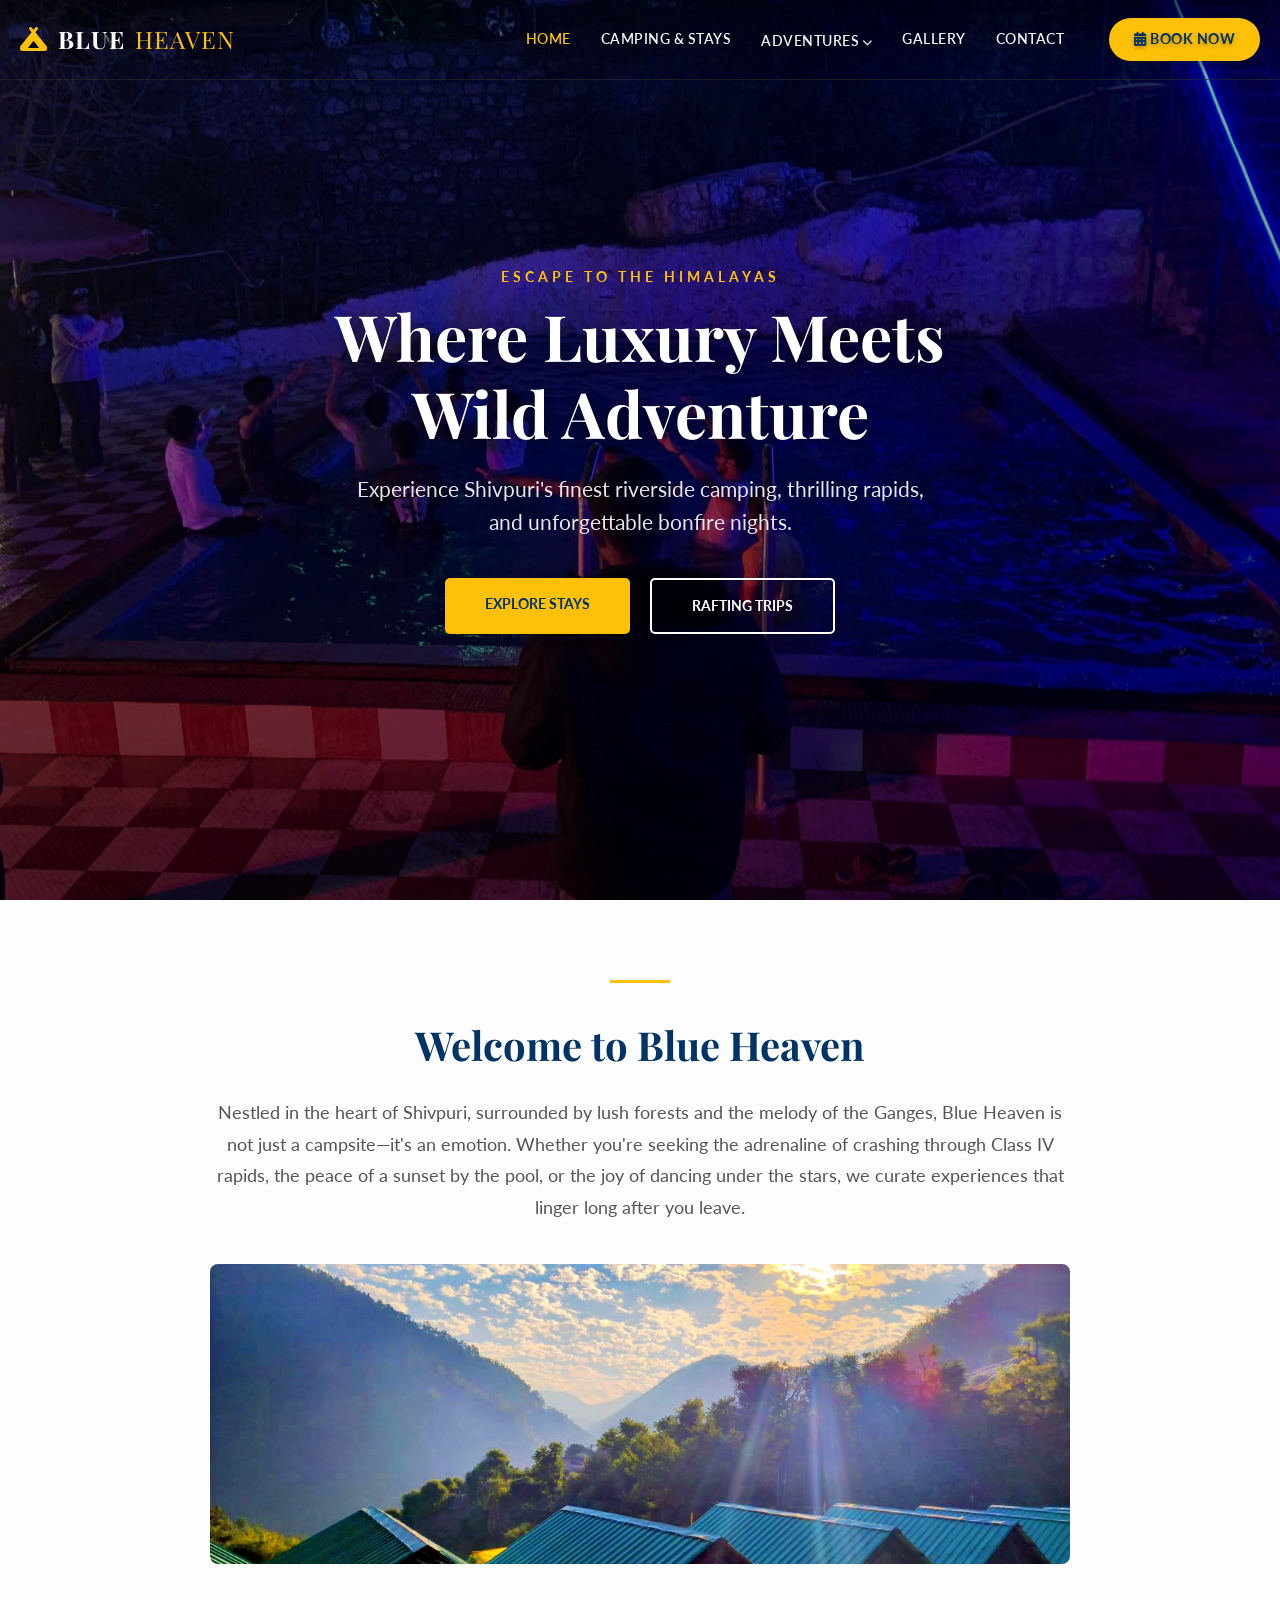
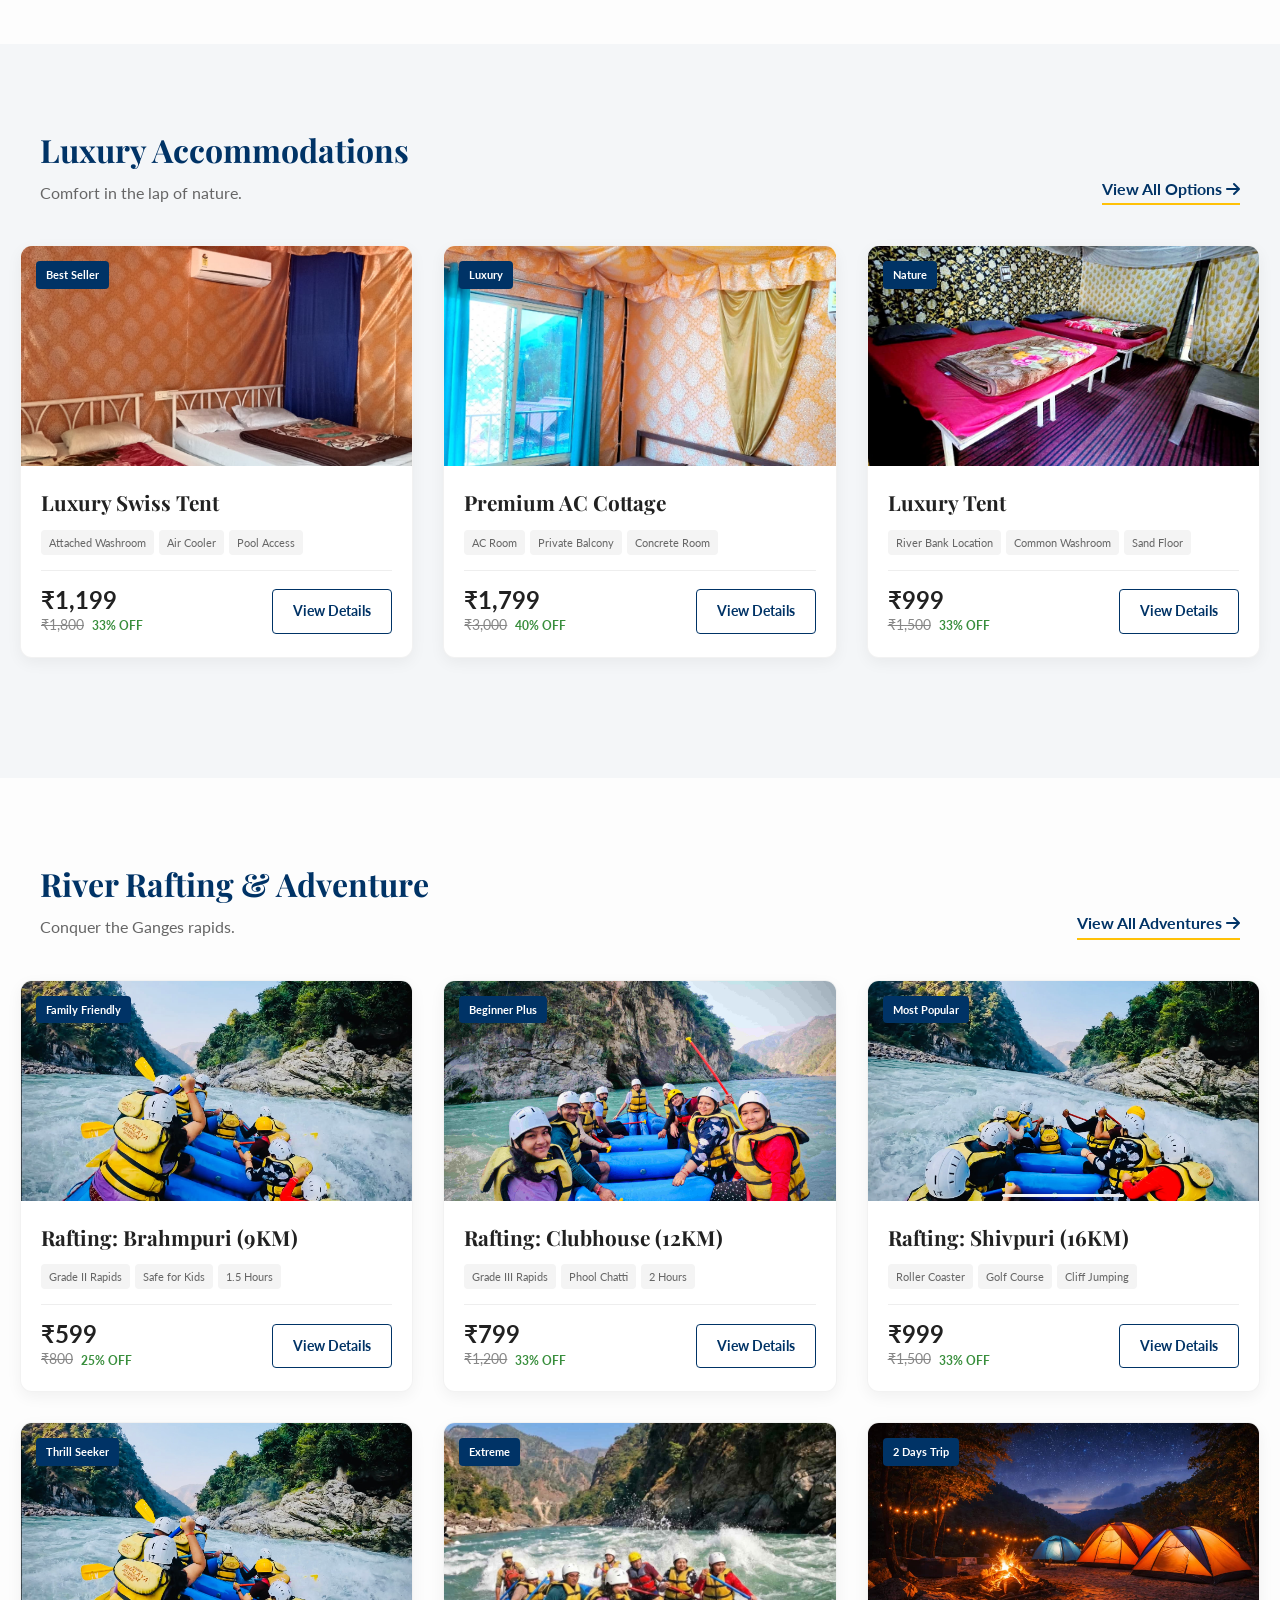
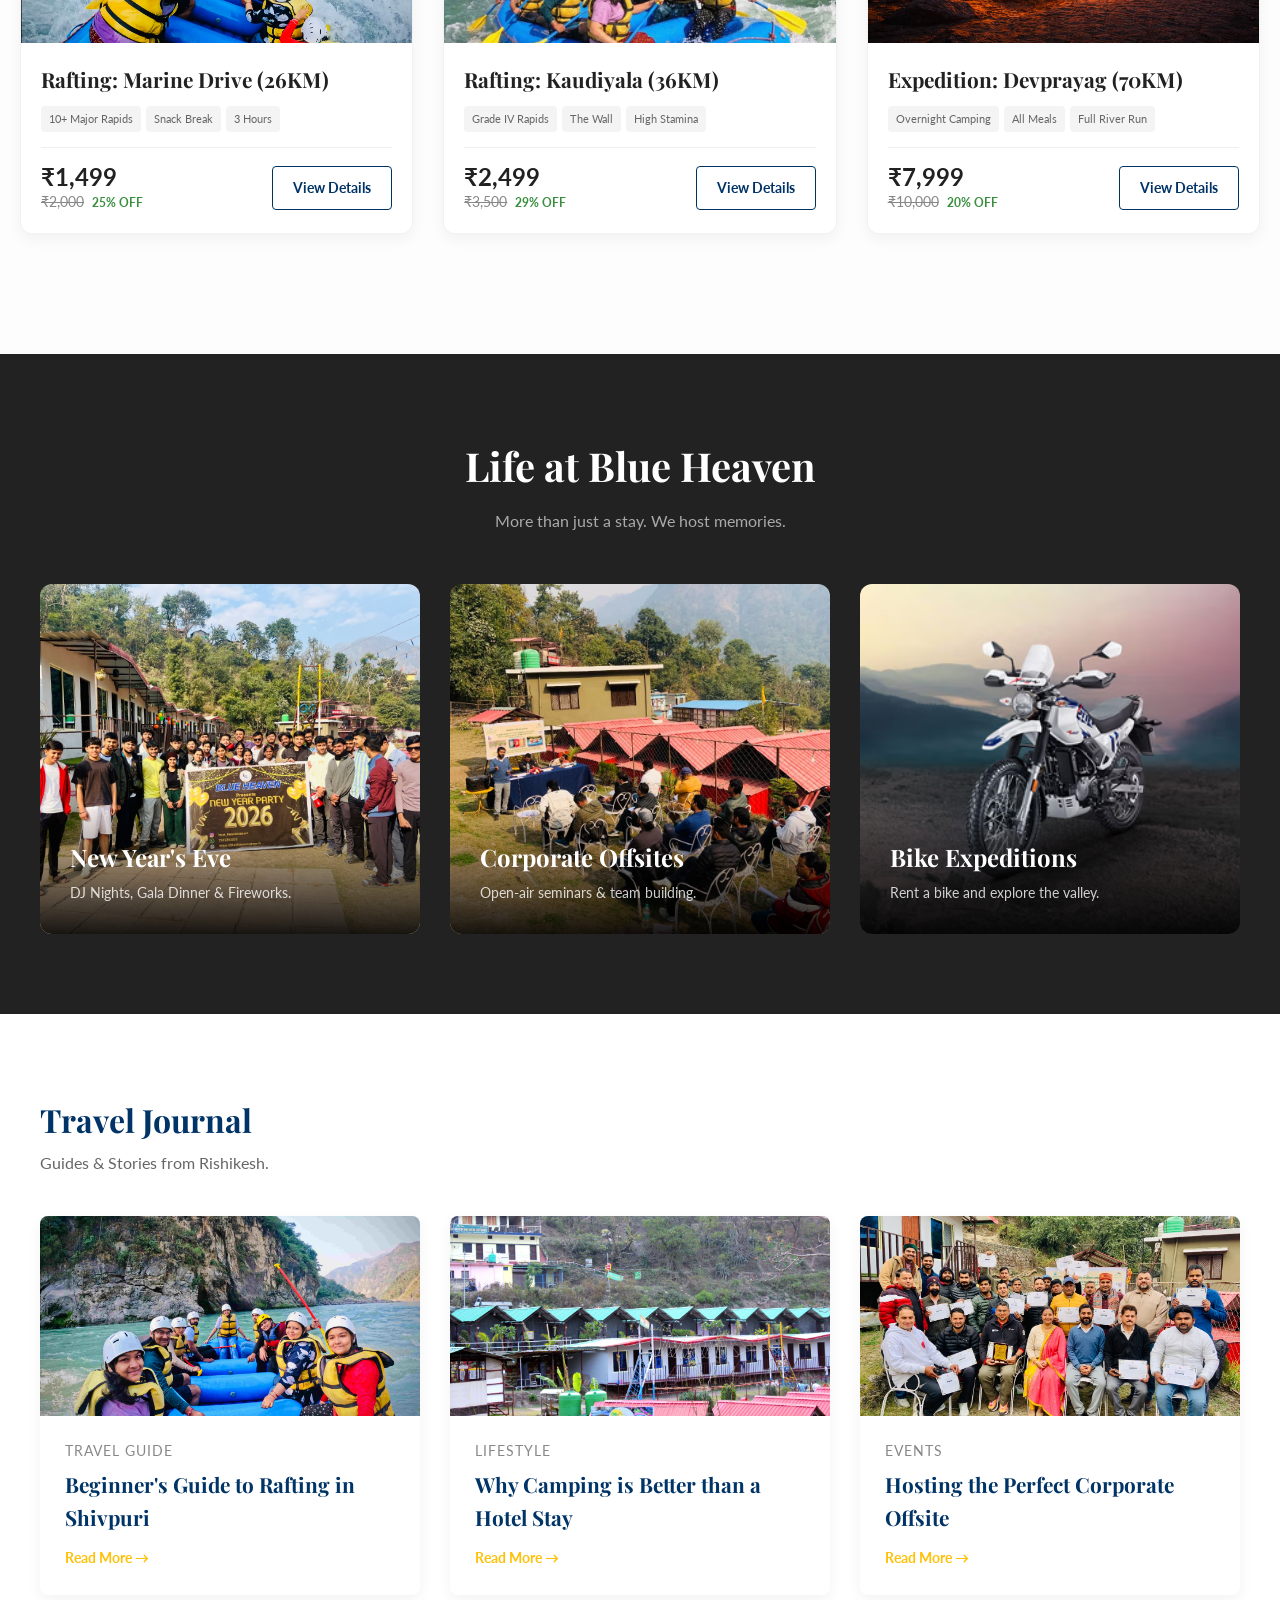
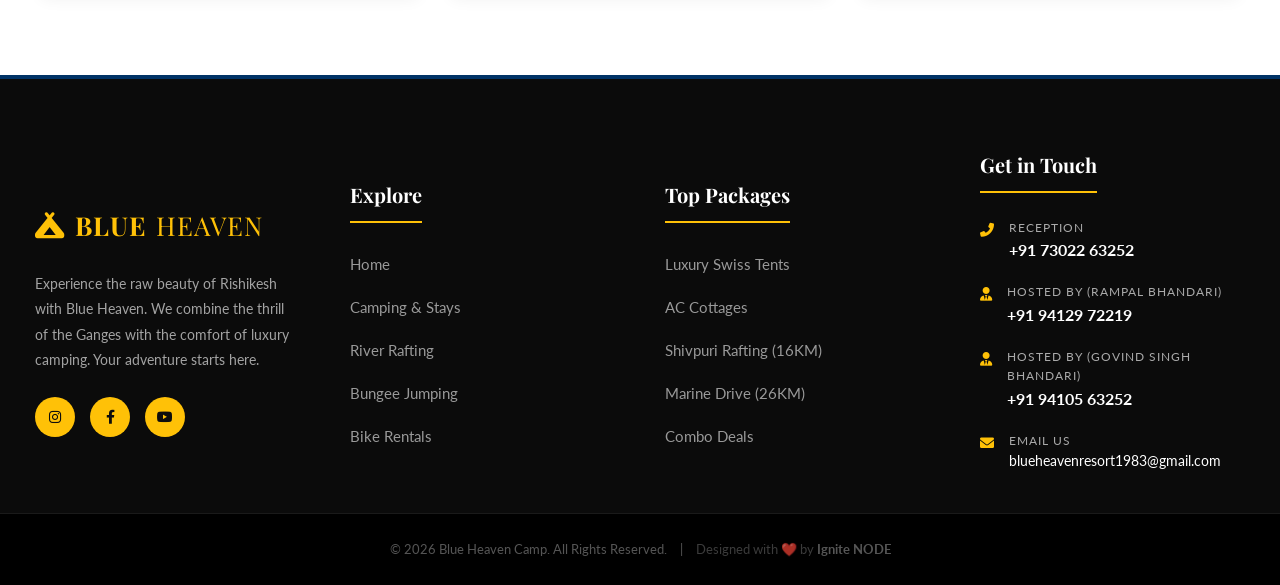
<file: index.html>
<!DOCTYPE html>
<html lang="en">
<head>
    <meta charset="UTF-8">
    <meta name="viewport" content="width=device-width, initial-scale=1.0">
    <title>Blue Heaven Camp | Luxury Camping & Rafting in Rishikesh</title>
    
    <meta name="description" content="Experience the thrill of Rishikesh with Blue Heaven Camp. Luxury Swiss tents, river rafting, bungee jumping, and corporate offsites in Shivpuri.">
    <meta name="theme-color" content="#003366">

    <link rel="stylesheet" href="css/style.css">
    <link rel="stylesheet" href="https://cdnjs.cloudflare.com/ajax/libs/font-awesome/6.0.0/css/all.min.css">
    <link href="https://fonts.googleapis.com/css2?family=Lato:wght@400;700&family=Playfair+Display:wght@700&display=swap" rel="stylesheet">
    
    <style>
        /* --- 1. GLOBAL STYLES --- */
        body { background: #fdfdfd; }
        .luxury-header { transition: background-color 0.3s ease; }
        .luxury-header.scrolled { background-color: #003366 !important; box-shadow: 0 4px 20px rgba(0,0,0,0.2); padding: 10px 0; }

        /* --- 2. HERO SECTION --- */
        .hero-title { font-size: clamp(2.5rem, 5vw, 4.5rem); text-shadow: 0 4px 20px rgba(0,0,0,0.6); }
        .hero-subtitle { letter-spacing: 4px; font-weight: 700; color: #FFC107; text-transform: uppercase; margin-bottom: 10px; display: block; }

        /* --- 3. WELCOME SECTION --- */
        .welcome-section { text-align: center; padding: 80px 20px; max-width: 900px; margin: 0 auto; }
        .welcome-title { font-family: 'Playfair Display'; font-size: 2.5rem; color: #003366; margin-bottom: 20px; }
        .welcome-text { font-size: 1.1rem; line-height: 1.8; color: #555; margin-bottom: 40px; }
        .divider-gold { height: 3px; width: 60px; background: #FFC107; margin: 0 auto 30px; }

        /* --- 4. CARDS LAYOUT --- */
        .section-bg { background: #f4f6f8; padding: 80px 20px; }
        .cards-header { display: flex; justify-content: space-between; align-items: end; max-width: 1200px; margin: 0 auto 40px; }
        .view-all-link { color: #003366; font-weight: bold; text-decoration: none; border-bottom: 2px solid #FFC107; padding-bottom: 2px; transition: 0.3s; }
        .view-all-link:hover { color: #FFC107; border-color: #003366; }

        /* --- 5. EVENTS & CULTURE SECTION --- */
        .events-grid {
            display: grid; grid-template-columns: repeat(auto-fit, minmax(300px, 1fr)); gap: 30px;
            max-width: 1200px; margin: 0 auto;
        }
        .event-card {
            position: relative; height: 350px; border-radius: 12px; overflow: hidden; cursor: pointer; display: block;
        }
        .event-card img { width: 100%; height: 100%; object-fit: cover; transition: 0.5s; }
        .event-card:hover img { transform: scale(1.1); }
        .event-overlay {
            position: absolute; bottom: 0; left: 0; width: 100%; padding: 30px;
            background: linear-gradient(to top, rgba(0,0,0,0.9), transparent); color: white;
        }

        /* --- 6. BLOG / JOURNAL SECTION --- */
        .journal-grid { display: grid; grid-template-columns: repeat(auto-fit, minmax(280px, 1fr)); gap: 30px; max-width: 1200px; margin: 0 auto; }
        a.journal-card { 
            background: white; border-radius: 8px; overflow: hidden; 
            box-shadow: 0 5px 15px rgba(0,0,0,0.05); transition: 0.3s; 
            display: block; text-decoration: none; color: inherit;
        }
        a.journal-card:hover { transform: translateY(-5px); box-shadow: 0 10px 25px rgba(0,0,0,0.1); }
        .j-img { height: 200px; width: 100%; object-fit: cover; }
        .j-body { padding: 25px; }
        .j-date { color: #888; font-size: 0.85rem; text-transform: uppercase; letter-spacing: 1px; display: block; margin-bottom: 5px; }
        .j-title { font-family: 'Playfair Display'; font-size: 1.3rem; margin: 0 0 10px 0; color: #003366; }
        .j-link { color: #FFC107; font-weight: bold; text-decoration: none; font-size: 0.9rem; }

        /* --- 7. MOBILE STICKY BAR FIX --- */
        .mobile-sticky-bar {
            position: fixed; bottom: 0; left: 0; width: 100%;
            display: flex; z-index: 9999; /* Ensure it's on top */
            box-shadow: 0 -2px 10px rgba(0,0,0,0.1);
        }
        .sticky-btn {
            flex: 1; padding: 15px; text-align: center; color: white;
            text-decoration: none; font-weight: bold; font-size: 1.1rem;
            display: flex; align-items: center; justify-content: center; gap: 10px;
        }
        .btn-call { background: #333; }
        .btn-whatsapp { background: #25D366; }

        @media(min-width: 769px) { .mobile-sticky-bar { display: none; } }
        @media(max-width: 768px) {
            .cards-header { flex-direction: column; align-items: flex-start; gap: 15px; }
            .hero-title { font-size: 2.8rem; }
        }
    </style>
</head>
<body>

    <div id="header-placeholder"></div>

    <header class="hero-section" style="height: 100vh;">
        <video autoplay muted loop playsinline id="hero-video" poster="assets/images/gallery/pics/swimming%20pool.jpeg">
            <source src="assets/images/video/drone view topside angle.mp4" type="video/mp4">
        </video>
        <div class="hero-overlay"></div>
        <div class="hero-content fade-in">
            <span class="hero-subtitle">Escape to the Himalayas</span>
            <h1 class="hero-title">Where Luxury Meets<br>Wild Adventure</h1>
            <p style="font-size: 1.3rem; margin-bottom: 40px; opacity: 0.9; max-width: 600px; margin-left: auto; margin-right: auto;">
                Experience Shivpuri's finest riverside camping, thrilling rapids, and unforgettable bonfire nights.
            </p>
            <div style="display: flex; gap: 20px; justify-content: center; flex-wrap: wrap;">
                <a href="#stays" class="btn-primary" style="background: #FFC107; color: #003366; padding: 15px 40px;">Explore Stays</a>
                <a href="#rafting" class="btn-primary" style="background: transparent; border: 2px solid white; padding: 15px 40px;">Rafting Trips</a>
            </div>
        </div>
    </header>

    <section class="welcome-section">
        <div class="divider-gold"></div>
        <h2 class="welcome-title">Welcome to Blue Heaven</h2>
        <p class="welcome-text">
            Nestled in the heart of Shivpuri, surrounded by lush forests and the melody of the Ganges, Blue Heaven is not just a campsite—it's an emotion. Whether you're seeking the adrenaline of crashing through Class IV rapids, the peace of a sunset by the pool, or the joy of dancing under the stars, we curate experiences that linger long after you leave.
        </p>
        <img src="assets/images/gallery/pics/sunrise.jpeg" alt="Signature View" style="width: 100%; border-radius: 8px; margin-top: 20px; height: 300px; object-fit: cover;">
    </section>

    <section id="stays" class="section-bg">
        <div class="cards-header">
            <div>
                <h2 style="font-family:'Playfair Display'; font-size:2rem; color:#003366; margin:0;">Luxury Accommodations</h2>
                <p style="color:#666; margin:5px 0 0;">Comfort in the lap of nature.</p>
            </div>
            <a href="camping.html" class="view-all-link">View All Options <i class="fas fa-arrow-right"></i></a>
        </div>
        
        <div id="home-camping-grid" class="cards-container">
            <article class="deal-card">
                <a href="package.html?id=swiss-tent" class="card-img" style="display:block">
                    <span class="card-badge">Best Seller</span>
                    <img src="assets/images/gallery/pics/cottage1.jpeg" alt="Luxury Swiss Tent">
                </a>
                <div class="card-body">
                    <a href="package.html?id=swiss-tent"><h3 class="card-title">Luxury Swiss Tent</h3></a>
                    <div class="feature-pills"><span>Attached Bath</span><span>Air Cooler</span><span>Pool</span></div>
                    <div class="card-footer">
                        <div class="price-block">
                            <div class="price">₹1,199</div>
                            <div class="price-row-bottom"><span class="mrp">₹1,800</span><span class="discount">33% OFF</span></div>
                        </div>
                        <a href="package.html?id=swiss-tent" class="btn-book-card">View</a>
                    </div>
                </div>
            </article>

            <article class="deal-card">
                <a href="package.html?id=cottage-ac" class="card-img" style="display:block">
                    <span class="card-badge">Premium</span>
                    <img src="assets/images/gallery/pics/cottage2.jpeg" alt="AC Cottage">
                </a>
                <div class="card-body">
                    <a href="package.html?id=cottage-ac"><h3 class="card-title">Premium AC Cottage</h3></a>
                    <div class="feature-pills"><span>AC</span><span>Private Balcony</span><span>Mountain View</span></div>
                    <div class="card-footer">
                        <div class="price-block">
                            <div class="price">₹1,799</div>
                            <div class="price-row-bottom"><span class="mrp">₹2,500</span><span class="discount">28% OFF</span></div>
                        </div>
                        <a href="package.html?id=cottage-ac" class="btn-book-card">View</a>
                    </div>
                </div>
            </article>

            <article class="deal-card">
                <a href="package.html?id=camp-alpine" class="card-img" style="display:block">
                    <span class="card-badge">Raw Nature</span>
                    <img src="assets/images/gallery/pics/camp.jpeg" alt="Alpine Camp">
                </a>
                <div class="card-body">
                    <a href="package.html?id=camp-alpine"><h3 class="card-title">Riverside Alpine Camp</h3></a>
                    <div class="feature-pills"><span>On Sand</span><span>Common Washroom</span><span>Bonfire</span></div>
                    <div class="card-footer">
                        <div class="price-block">
                            <div class="price">₹999</div>
                            <div class="price-row-bottom"><span class="mrp">₹1,500</span><span class="discount">33% OFF</span></div>
                        </div>
                        <a href="package.html?id=camp-alpine" class="btn-book-card">View</a>
                    </div>
                </div>
            </article>
        </div>
    </section>

    <section id="rafting" style="padding: 80px 20px;">
        <div class="cards-header">
            <div>
                <h2 style="font-family:'Playfair Display'; font-size:2rem; color:#003366; margin:0;">River Rafting & Adventure</h2>
                <p style="color:#666; margin:5px 0 0;">Conquer the Ganges rapids.</p>
            </div>
            <a href="rafting.html" class="view-all-link">View All Adventures <i class="fas fa-arrow-right"></i></a>
        </div>

        <div id="home-rafting-grid" class="cards-container">
            <article class="deal-card">
                <a href="package.html?id=raft-16km" class="card-img" style="display:block">
                    <span class="card-badge">Bestseller</span>
                    <img src="assets/images/gallery/pics/rafting-12km.jpg" alt="16KM Rafting">
                </a>
                <div class="card-body">
                    <a href="package.html?id=raft-16km"><h3 class="card-title">Shivpuri Down (16KM)</h3></a>
                    <div class="feature-pills"><span>Grade III</span><span>Roller Coaster</span><span>Cliff Jump</span></div>
                    <div class="card-footer">
                        <div class="price-block">
                            <div class="price">₹599</div>
                            <div class="price-row-bottom"><span class="mrp">₹1,000</span><span class="discount">40% OFF</span></div>
                        </div>
                        <a href="package.html?id=raft-16km" class="btn-book-card">View</a>
                    </div>
                </div>
            </article>

            <article class="deal-card">
                <a href="package.html?id=raft-26km" class="card-img" style="display:block">
                    <span class="card-badge">For Pros</span>
                    <img src="assets/images/gallery/rafting-24km.jpg" alt="26KM Rafting" onerror="this.src='assets/images/gallery/pics/rafting-9km.jpg'">
                </a>
                <div class="card-body">
                    <a href="package.html?id=raft-26km"><h3 class="card-title">Marine Drive (26KM)</h3></a>
                    <div class="feature-pills"><span>Grade III+</span><span>Money Maker</span><span>Long Ride</span></div>
                    <div class="card-footer">
                        <div class="price-block">
                            <div class="price">₹1,499</div>
                            <div class="price-row-bottom"><span class="mrp">₹2,500</span><span class="discount">40% OFF</span></div>
                        </div>
                        <a href="package.html?id=raft-26km" class="btn-book-card">View</a>
                    </div>
                </div>
            </article>

            <article class="deal-card">
                <a href="package.html?id=bungee" class="card-img" style="display:block">
                    <span class="card-badge">Extreme</span>
                    <img src="assets/images/gallery/bungee.jpg" alt="Bungee Jumping" onerror="this.src='assets/images/gallery/pics/outdoor%20activity.jpeg'">
                </a>
                <div class="card-body">
                    <a href="package.html?id=bungee"><h3 class="card-title">Bungee Jump (83 Mtrs)</h3></a>
                    <div class="feature-pills"><span>India's Highest</span><span>Safety Cert.</span><span>Daredevil</span></div>
                    <div class="card-footer">
                        <div class="price-block">
                            <div class="price">₹3,550</div>
                            <div class="price-row-bottom"><span class="mrp">₹4,000</span><span class="discount">12% OFF</span></div>
                        </div>
                        <a href="package.html?id=bungee" class="btn-book-card">View</a>
                    </div>
                </div>
            </article>
        </div>
    </section>

    <section style="background: #222; padding: 80px 20px; color: white;">
        <div style="text-align: center; margin-bottom: 50px;">
            <h2 style="font-family:'Playfair Display'; font-size:2.5rem; margin-bottom:10px;">Life at Blue Heaven</h2>
            <p style="color:#aaa;">More than just a stay. We host memories.</p>
        </div>

        <div class="events-grid">
            <a href="gallery.html" class="event-card">
                <img src="assets/images/gallery/new year celebration/new year.jpeg" alt="New Year Party">
                <div class="event-overlay">
                    <h3 style="font-family:'Playfair Display'; font-size:1.5rem; margin:0;">New Year's Eve</h3>
                    <p style="font-size:0.9rem; opacity:0.8; margin-top:5px;">DJ Nights, Gala Dinner & Fireworks.</p>
                </div>
            </a>
            
            <a href="gallery.html" class="event-card">
                <img src="assets/images/gallery/new year celebration/seminar1.jpeg" alt="Corporate Seminar">
                <div class="event-overlay">
                    <h3 style="font-family:'Playfair Display'; font-size:1.5rem; margin:0;">Corporate Offsites</h3>
                    <p style="font-size:0.9rem; opacity:0.8; margin-top:5px;">Open-air seminars & team building.</p>
                </div>
            </a>

            <a href="rentals.html" class="event-card">
                <img src="assets/images/gallery/bike.jpg" alt="Bike Rentals" onerror="this.src='assets/images/gallery/pics/outdoor%20activity.jpeg'">
                <div class="event-overlay">
                    <h3 style="font-family:'Playfair Display'; font-size:1.5rem; margin:0;">Bike Expeditions</h3>
                    <p style="font-size:0.9rem; opacity:0.8; margin-top:5px;">Rent a bike and explore the valley.</p>
                </div>
            </a>
        </div>
    </section>

    <section style="padding: 80px 20px; background: white;">
        <div class="cards-header">
            <div>
                <h2 style="font-family:'Playfair Display'; font-size:2rem; color:#003366; margin:0;">Travel Journal</h2>
                <p style="color:#666; margin:5px 0 0;">Guides & Stories from Rishikesh.</p>
            </div>
        </div>

        <div class="journal-grid">
            <a href="rafting.html" class="journal-card">
                <img src="assets/images/gallery/pics/rafting-12km.jpg" class="j-img" alt="Rafting Guide">
                <div class="j-body">
                    <span class="j-date">TRAVEL GUIDE</span>
                    <h4 class="j-title">Beginner's Guide to Rafting in Shivpuri</h4>
                    <span class="j-link">Read More &rarr;</span>
                </div>
            </a>
            
            <a href="camping.html" class="journal-card">
                <img src="assets/images/gallery/pics/camp-luxury.jpg" class="j-img" alt="Camping Tips">
                <div class="j-body">
                    <span class="j-date">LIFESTYLE</span>
                    <h4 class="j-title">Why Camping is Better than a Hotel Stay</h4>
                    <span class="j-link">Read More &rarr;</span>
                </div>
            </a>
            
            <a href="contact.html" class="journal-card">
                <img src="assets/images/gallery/new year celebration/seminar9.jpeg" class="j-img" alt="Corporate Event">
                <div class="j-body">
                    <span class="j-date">EVENTS</span>
                    <h4 class="j-title">Hosting the Perfect Corporate Offsite</h4>
                    <span class="j-link">Read More &rarr;</span>
                </div>
            </a>
        </div>
    </section>

    <div id="footer-placeholder"></div>

    <div class="mobile-sticky-bar">
        <a href="tel:+917302263252" class="sticky-btn btn-call"><i class="fas fa-phone-alt"></i> Call</a>
        <a href="https://wa.me/917302263252?text=Hi,%20I%20am%20interested%20in%20Blue%20Heaven%20Camp" target="_blank" class="sticky-btn btn-whatsapp"><i class="fab fa-whatsapp"></i> Chat</a>
    </div>

    <div id="booking-modal">
        <div class="modal-content">
            <button class="close-modal" onclick="closeBookingModal()">&times;</button>
            <div class="modal-header"><h3 id="modal-pkg-name">Plan Your Trip</h3><p id="modal-pkg-price">Best Rates Guaranteed</p></div>
            <div class="modal-body">
                <div class="form-group"><label>Name</label><input type="text" id="user-name" placeholder="Ex: Amit Kumar"></div>
                <div class="form-group"><label>Date</label><input type="date" id="checkin-date"></div>
                <div class="form-group"><label>Guests</label><select id="guest-count"><option value="2">2 Guests</option><option value="4">4 Guests</option><option value="6+">6+ Group</option></select></div>
                <button class="btn-whatsapp-confirm" onclick="sendWhatsApp()">Send Inquiry</button>
            </div>
        </div>
    </div>

    <script src="js/analytics.js"></script>
    <script src="js/rooms.js"></script>
    <script src="js/main.js"></script>
</body>
</html>
</file>
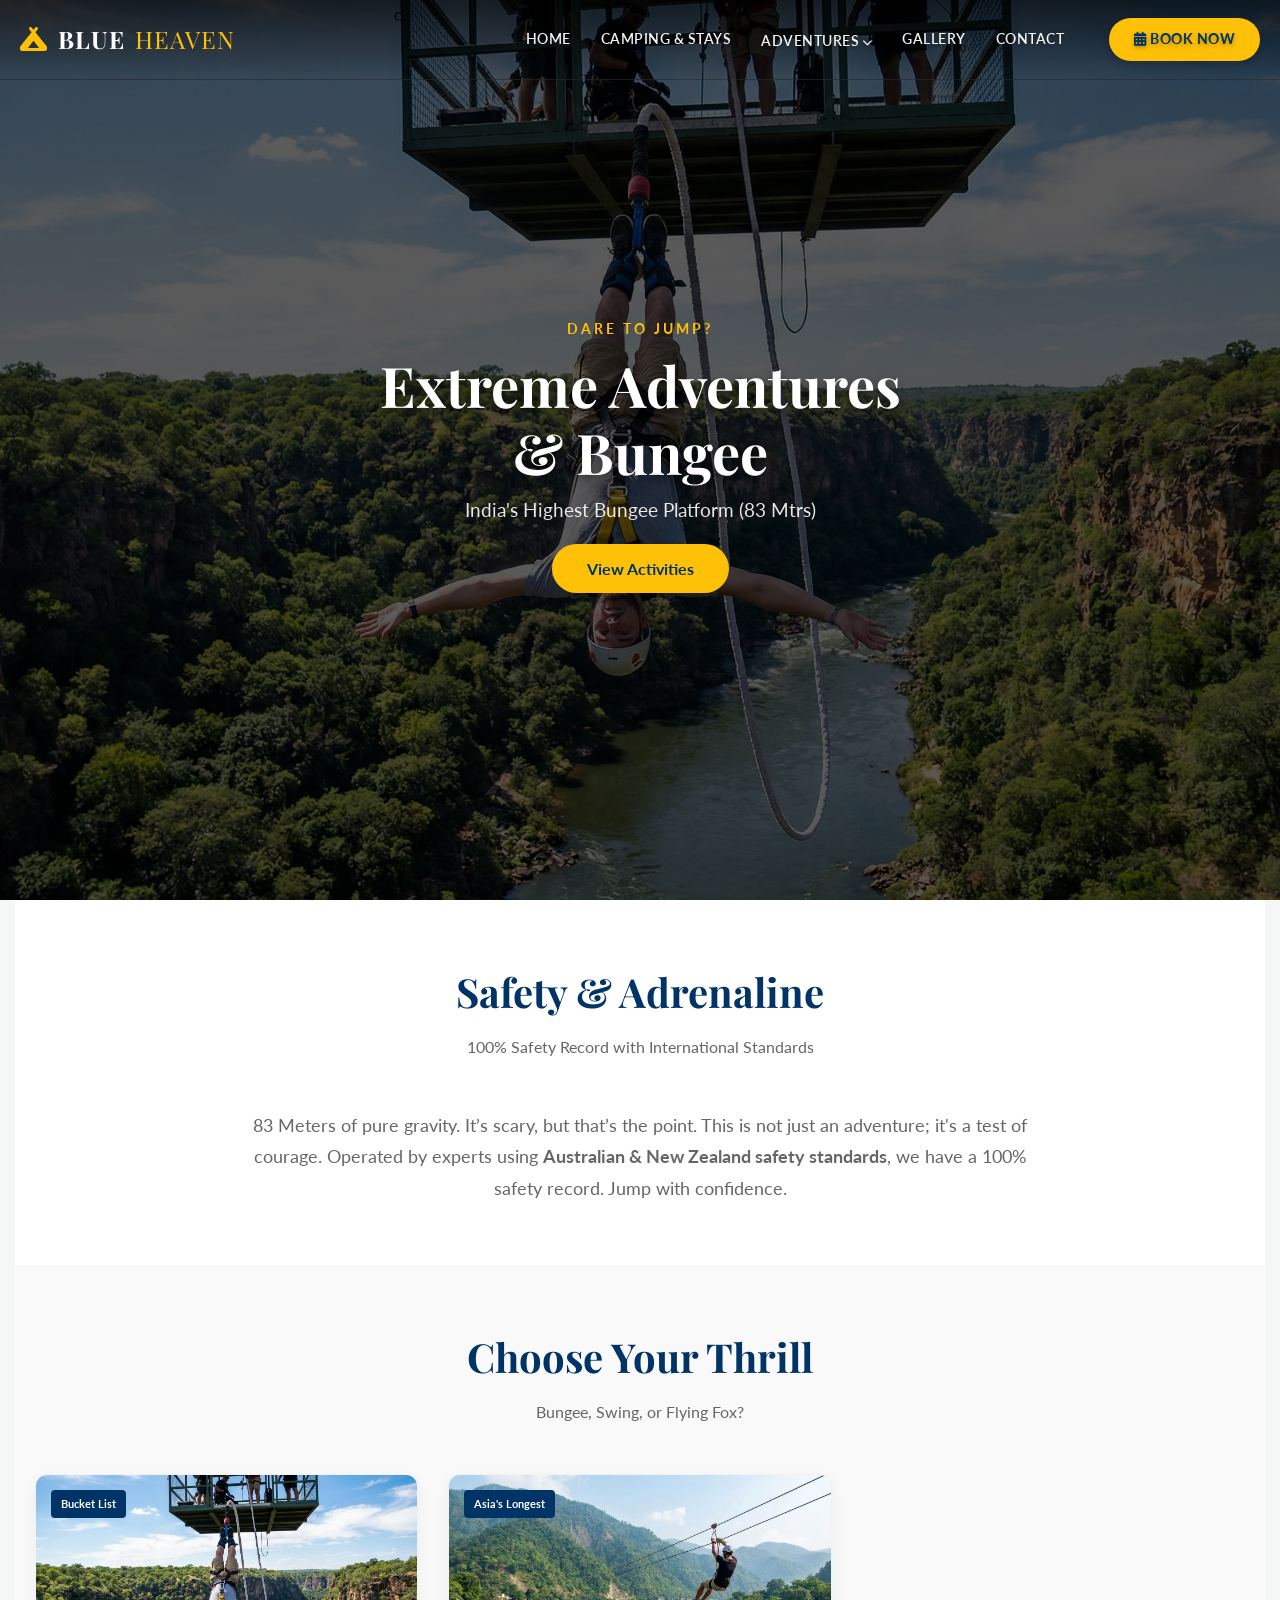
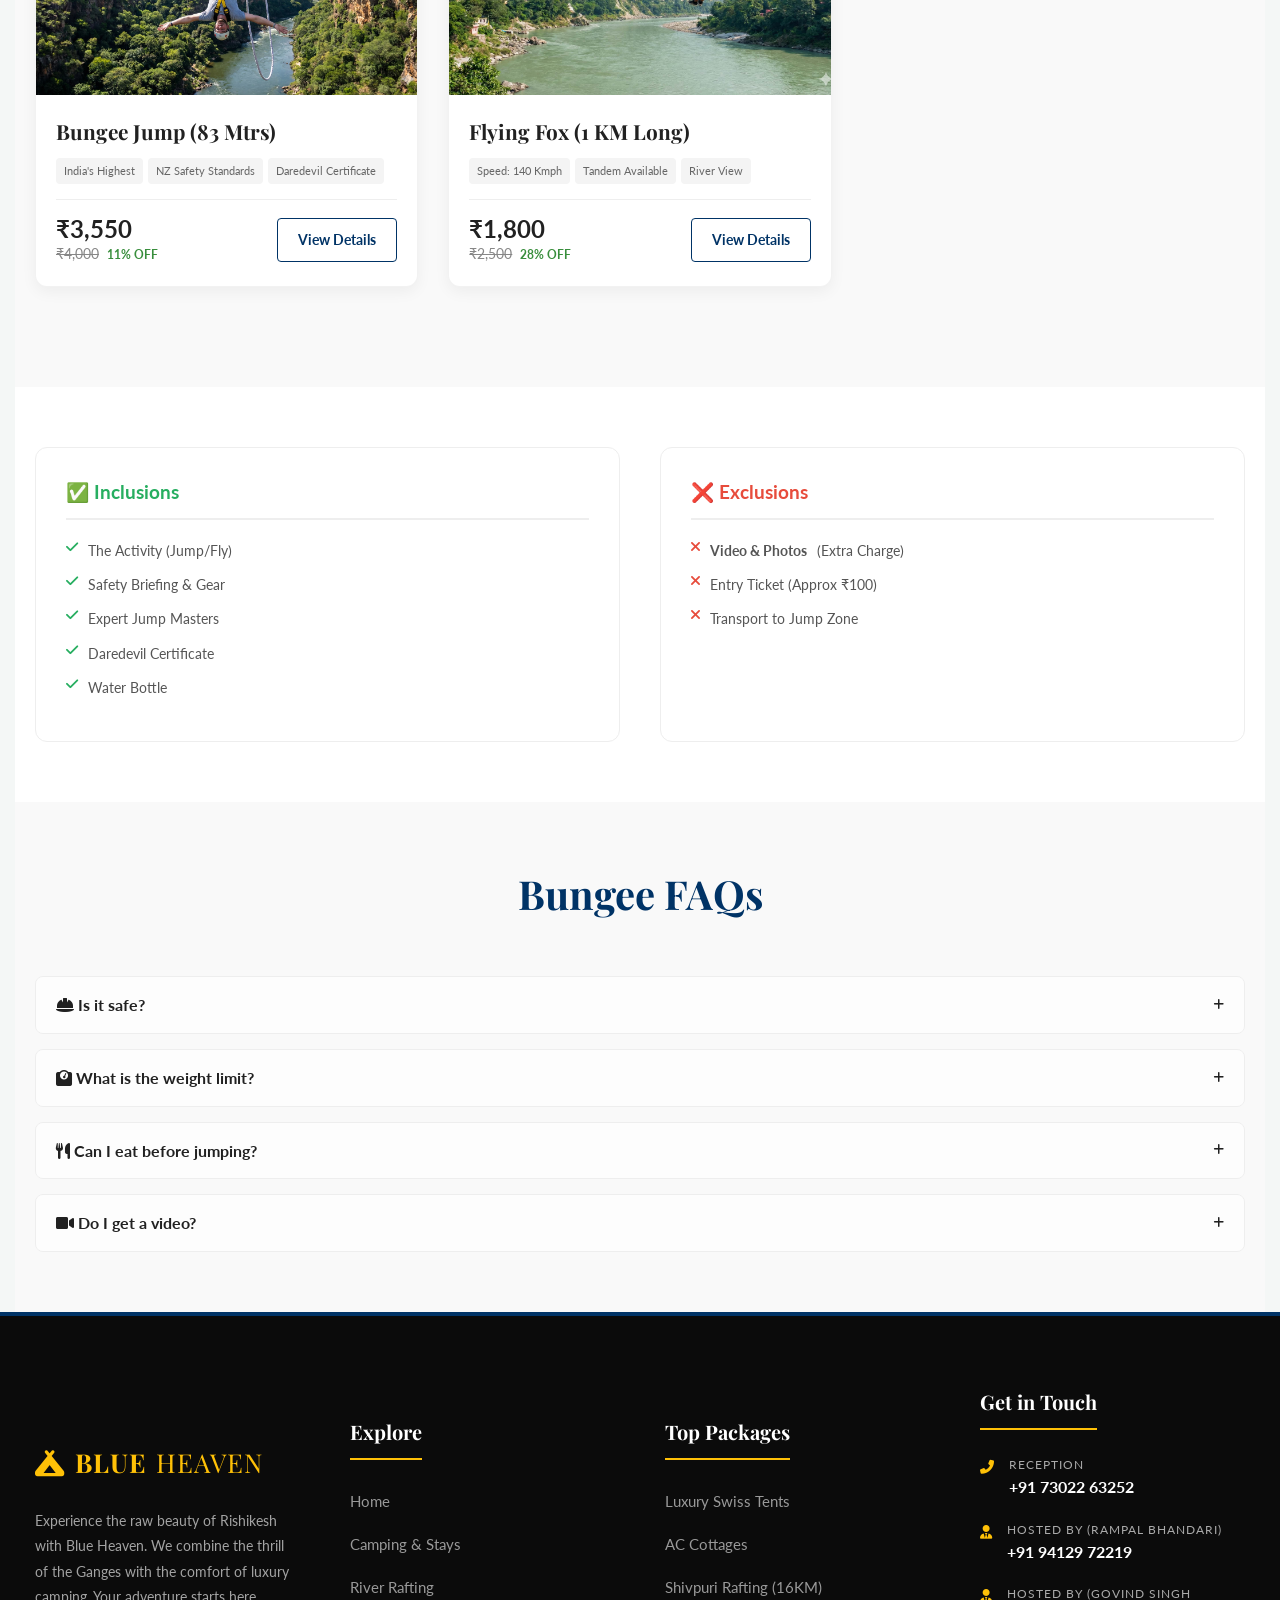
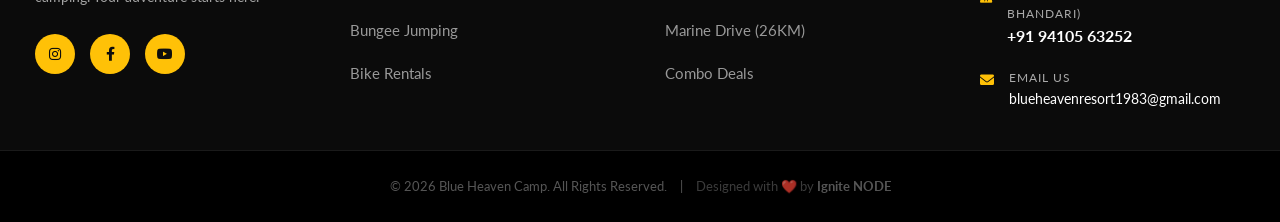
<file: adventure.html>
<!DOCTYPE html>
<html lang="en">
<head>
    <meta charset="UTF-8">
    <meta name="viewport" content="width=device-width, initial-scale=1.0">
    <title>Bungee Jumping & Adventures in Rishikesh</title>
    <meta name="description" content="Dare to jump from India's highest fixed platform (83 Mtrs). Book Bungee, Giant Swing & Flying Fox in Rishikesh with 100% safety record.">
    
    <link rel="stylesheet" href="css/style.css">
    <link rel="stylesheet" href="https://cdnjs.cloudflare.com/ajax/libs/font-awesome/6.0.0/css/all.min.css">
    <link href="https://fonts.googleapis.com/css2?family=Lato:wght@400;700&family=Playfair+Display:wght@700&display=swap" rel="stylesheet">
    
    <style>
        /* --- 1. FIXED: BLUE HEADER SCROLL EFFECT --- */
        .luxury-header {
            transition: background-color 0.3s ease, padding 0.3s ease;
        }
        .luxury-header.scrolled {
            background-color: #003366 !important;
            box-shadow: 0 4px 15px rgba(0,0,0,0.2);
            padding-top: 10px;
            padding-bottom: 10px;
        }

        /* --- HERO FIX: FULL HEIGHT (100vh) --- */
        .hero-section {
            position: relative; 
            height: 100vh;
            overflow: hidden;
            display: flex; align-items: center; justify-content: center; text-align: center; color: white;
            background: #000;
        }
        #hero-bg-img {
            position: absolute; top: 0; left: 0; width: 100%; height: 100%; object-fit: cover; opacity: 0.6;
        }
        .hero-overlay {
            position: absolute; top: 0; left: 0; width: 100%; height: 100%; background: rgba(0,0,0,0.4);
        }
        .hero-content { position: relative; z-index: 2; max-width: 800px; padding: 20px; }
        .hero-title { font-family: 'Playfair Display', serif; font-size: 3.5rem; margin-bottom: 10px; text-shadow: 0 4px 10px rgba(0,0,0,0.5); }
        .hero-subtitle { color: #FFC107; letter-spacing: 3px; font-weight: bold; text-transform: uppercase; }

        /* --- ADVENTURE SPECIFIC STYLES --- */
        .list-box { background: white; padding: 30px; border-radius: 12px; border: 1px solid #eee; height: 100%; }
        .check-list li { margin-bottom: 12px; display: flex; align-items: flex-start; gap: 10px; font-size: 14px; color: #555; }
        
        .faq-grid { display: grid; gap: 15px; }
        .faq-card { background: white; border: 1px solid #eee; border-radius: 8px; overflow: hidden; transition: 0.3s; }
        .faq-head { padding: 15px 20px; font-weight: bold; cursor: pointer; display: flex; justify-content: space-between; align-items: center; background: #fdfdfd; }
        .faq-body { padding: 0 20px 20px; color: #666; font-size: 14px; display: none; margin-top: 10px; }
        .faq-card:hover .faq-body { display: block; }
        .faq-card:hover { box-shadow: 0 5px 15px rgba(0,0,0,0.05); }
    </style>
</head>
<body>

    <div id="header-placeholder"></div>

    <div class="hero-section">
        <img src="assets/images/gallery/bungee.jpg" id="hero-bg-img" alt="Bungee Jumping Rishikesh" onerror="this.src='assets/images/gallery/rafting-16km.jpg'">
        <div class="hero-overlay"></div>
        <div class="hero-content">
            <span class="hero-subtitle">Dare To Jump?</span>
            <h1 class="hero-title">Extreme Adventures<br>& Bungee</h1>
            <p style="font-size: 1.2rem; margin-bottom: 30px; opacity: 0.9;">India's Highest Bungee Platform (83 Mtrs)</p>
            <a href="#packages" style="background: #FFC107; color: #003366; padding: 15px 35px; border-radius: 50px; font-weight: bold; text-decoration: none;">View Activities</a>
        </div>
    </div>

    <section class="container" style="background: white; padding: 60px 20px;">
        <div class="section-title">
            <h2>Safety & Adrenaline</h2>
            <p>100% Safety Record with International Standards</p>
        </div>
        <p style="text-align:center; max-width:800px; margin:0 auto; color:#666; font-size:1.1rem; line-height:1.8;">
            83 Meters of pure gravity. It’s scary, but that’s the point. This is not just an adventure; it's a test of courage. Operated by experts using <strong>Australian & New Zealand safety standards</strong>, we have a 100% safety record. Jump with confidence.
        </p>
    </section>

    <section id="packages" class="container" style="background: #f9f9f9; padding: 60px 20px;">
        <div class="section-title">
            <h2>Choose Your Thrill</h2>
            <p>Bungee, Swing, or Flying Fox?</p>
        </div>
        
        <div id="room-grid" class="cards-container">
            
            <article class="deal-card">
                <a href="package.html?id=bungee" class="card-img" style="display:block">
                    <span class="card-badge" style="background:#e74c3c;">Extreme</span>
                    <img src="assets/images/gallery/bungee.jpg" alt="Bungee Jumping" onerror="this.src='assets/images/gallery/room1.jpeg'">
                </a>
                <div class="card-body">
                    <a href="package.html?id=bungee"><h3 class="card-title">Bungee Jump (83M)</h3></a>
                    <div class="feature-pills"><span>Highest Jump</span><span>Age 12+</span><span>Certificate</span></div>
                    <div class="card-footer">
                        <div class="price-block">
                            <div class="price">₹3,550</div>
                            <div class="price-row-bottom"><span class="mrp">₹4,000</span><span class="discount">10% OFF</span></div>
                        </div>
                        <a href="package.html?id=bungee" class="btn-book-card">View</a>
                    </div>
                </div>
            </article>

            <article class="deal-card">
                <a href="package.html?id=reverse-bungee" class="card-img" style="display:block">
                    <span class="card-badge">Fun</span>
                    <img src="assets/images/gallery/reverse-bungee.jpg" alt="Reverse Bungee" onerror="this.src='assets/images/gallery/room1.jpeg'">
                </a>
                <div class="card-body">
                    <a href="package.html?id=reverse-bungee"><h3 class="card-title">Reverse Bungee</h3></a>
                    <div class="feature-pills"><span>Catapult Shot</span><span>Rocket Speed</span><span>3G Force</span></div>
                    <div class="card-footer">
                        <div class="price-block">
                            <div class="price">₹1,200</div>
                            <div class="price-row-bottom"><span class="mrp">₹1,500</span><span class="discount">20% OFF</span></div>
                        </div>
                        <a href="package.html?id=reverse-bungee" class="btn-book-card">View</a>
                    </div>
                </div>
            </article>

            <article class="deal-card">
                <a href="package.html?id=giant-swing" class="card-img" style="display:block">
                    <span class="card-badge">Duo</span>
                    <img src="assets/images/gallery/giant-swing.jpg" alt="Giant Swing" onerror="this.src='assets/images/gallery/room1.jpeg'">
                </a>
                <div class="card-body">
                    <a href="package.html?id=giant-swing"><h3 class="card-title">Giant Swing</h3></a>
                    <div class="feature-pills"><span>Pendulum</span><span>Solo/Double</span><span>Deep Valley</span></div>
                    <div class="card-footer">
                        <div class="price-block">
                            <div class="price">₹3,550</div>
                            <div class="price-row-bottom"><span class="mrp">₹4,000</span><span class="discount">10% OFF</span></div>
                        </div>
                        <a href="package.html?id=giant-swing" class="btn-book-card">View</a>
                    </div>
                </div>
            </article>

            <article class="deal-card">
                <a href="package.html?id=flying-fox" class="card-img" style="display:block">
                    <span class="card-badge">Speed</span>
                    <img src="assets/images/gallery/flying-fox.jpg" alt="Flying Fox" onerror="this.src='assets/images/gallery/room1.jpeg'">
                </a>
                <div class="card-body">
                    <a href="package.html?id=flying-fox"><h3 class="card-title">Flying Fox (1KM)</h3></a>
                    <div class="feature-pills"><span>140 Kmph</span><span>Longest Zipline</span><span>Super View</span></div>
                    <div class="card-footer">
                        <div class="price-block">
                            <div class="price">₹1,800</div>
                            <div class="price-row-bottom"><span class="mrp">₹2,500</span><span class="discount">28% OFF</span></div>
                        </div>
                        <a href="package.html?id=flying-fox" class="btn-book-card">View</a>
                    </div>
                </div>
            </article>

        </div>
    </section>

    <section class="container" style="background: white; padding: 60px 20px;">
        <div style="display: grid; grid-template-columns: repeat(auto-fit, minmax(300px, 1fr)); gap: 40px;">
            
            <div class="list-box">
                <h3 style="color:#27ae60; margin-bottom:20px; border-bottom: 2px solid #eee; padding-bottom:10px;">✅ Inclusions</h3>
                <ul class="check-list">
                    <li><i class="fas fa-check" style="color:#27ae60;"></i> The Activity (Jump/Fly)</li>
                    <li><i class="fas fa-check" style="color:#27ae60;"></i> Safety Briefing & Gear</li>
                    <li><i class="fas fa-check" style="color:#27ae60;"></i> Expert Jump Masters</li>
                    <li><i class="fas fa-check" style="color:#27ae60;"></i> Daredevil Certificate</li>
                    <li><i class="fas fa-check" style="color:#27ae60;"></i> Water Bottle</li>
                </ul>
            </div>

            <div class="list-box">
                <h3 style="color:#e74c3c; margin-bottom:20px; border-bottom: 2px solid #eee; padding-bottom:10px;">❌ Exclusions</h3>
                <ul class="check-list">
                    <li><i class="fas fa-times" style="color:#e74c3c;"></i> <strong>Video & Photos</strong> (Extra Charge)</li>
                    <li><i class="fas fa-times" style="color:#e74c3c;"></i> Entry Ticket (Approx ₹100)</li>
                    <li><i class="fas fa-times" style="color:#e74c3c;"></i> Transport to Jump Zone</li>
                </ul>
            </div>

        </div>
    </section>

    <section class="container" style="background: #f9f9f9; padding: 60px 20px;">
        <div class="section-title"><h2>Bungee FAQs</h2></div>
        <div class="faq-grid">
            <div class="faq-card">
                <div class="faq-head"><span><i class="fas fa-hard-hat"></i> Is it safe?</span> <i class="fas fa-plus" style="font-size:12px;"></i></div>
                <div class="faq-body">Yes, we use imported equipment and follow New Zealand safety standards. Our crew is highly trained. 100% safety record.</div>
            </div>
            <div class="faq-card">
                <div class="faq-head"><span><i class="fas fa-weight"></i> What is the weight limit?</span> <i class="fas fa-plus" style="font-size:12px;"></i></div>
                <div class="faq-body">Minimum weight is 40kg, Maximum is 110kg. This is strictly enforced for safety.</div>
            </div>
            <div class="faq-card">
                <div class="faq-head"><span><i class="fas fa-utensils"></i> Can I eat before jumping?</span> <i class="fas fa-plus" style="font-size:12px;"></i></div>
                <div class="faq-body">Avoid heavy meals right before the jump. A light snack 2 hours prior is fine. Do not jump on an empty stomach if you have low BP.</div>
            </div>
             <div class="faq-card">
                <div class="faq-head"><span><i class="fas fa-video"></i> Do I get a video?</span> <i class="fas fa-plus" style="font-size:12px;"></i></div>
                <div class="faq-body">Yes, HD video and photos are available for an extra charge. You can view them after your jump and decide to buy.</div>
            </div>
        </div>
    </section>

    <div id="footer-placeholder"></div>

    <div class="mobile-sticky-bar">
    <a href="tel:+917302263252" class="sticky-btn btn-call"><i class="fas fa-phone-alt"></i> Call</a>
    <a href="https://wa.me/917302263252?text=Hi,%20I%20am%20interested%20in%20Blue%20Heaven%20Camp" target="_blank" class="sticky-btn btn-whatsapp"><i class="fab fa-whatsapp"></i> Chat</a>
</div>

    <div id="booking-modal">
        <div class="modal-content">
            <button class="close-modal" onclick="closeBookingModal()">&times;</button>
            <div class="modal-header"><h3 id="modal-pkg-name">Booking Inquiry</h3><p id="modal-pkg-price">Best Rates Online</p></div>
            <div class="modal-body">
                <div class="form-group"><label>Name</label><input type="text" id="user-name"></div>
                <div class="form-group"><label>Date</label><input type="date" id="checkin-date"></div>
                <div class="form-group"><label>Guests</label><select id="guest-count"><option>1</option><option>2</option><option>4+</option></select></div>
                <button class="btn-whatsapp-confirm" onclick="sendWhatsApp()">Send Inquiry</button>
            </div>
        </div>
    </div>

    <script src="js/main.js"></script>
    <script src="js/rooms.js"></script>
    <script src="js/analytics.js"></script>
</body>
</html>
</file>
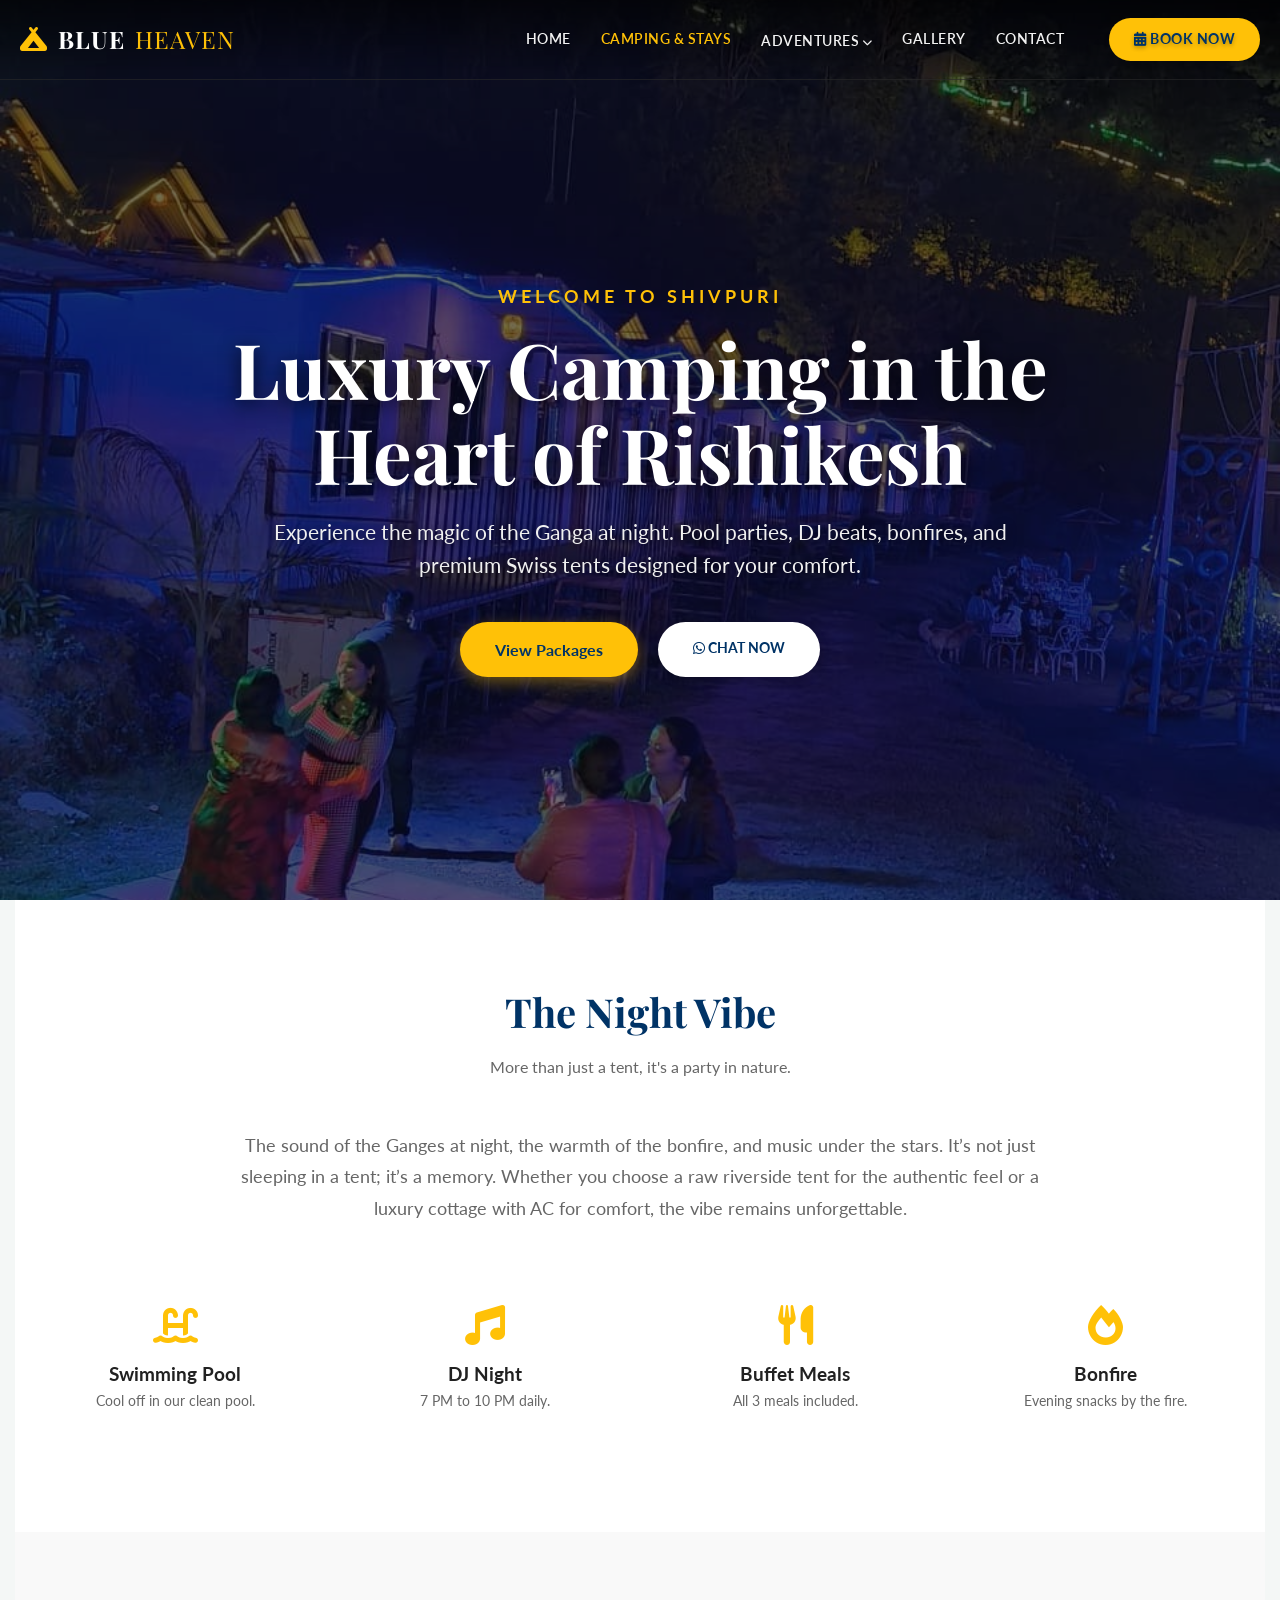
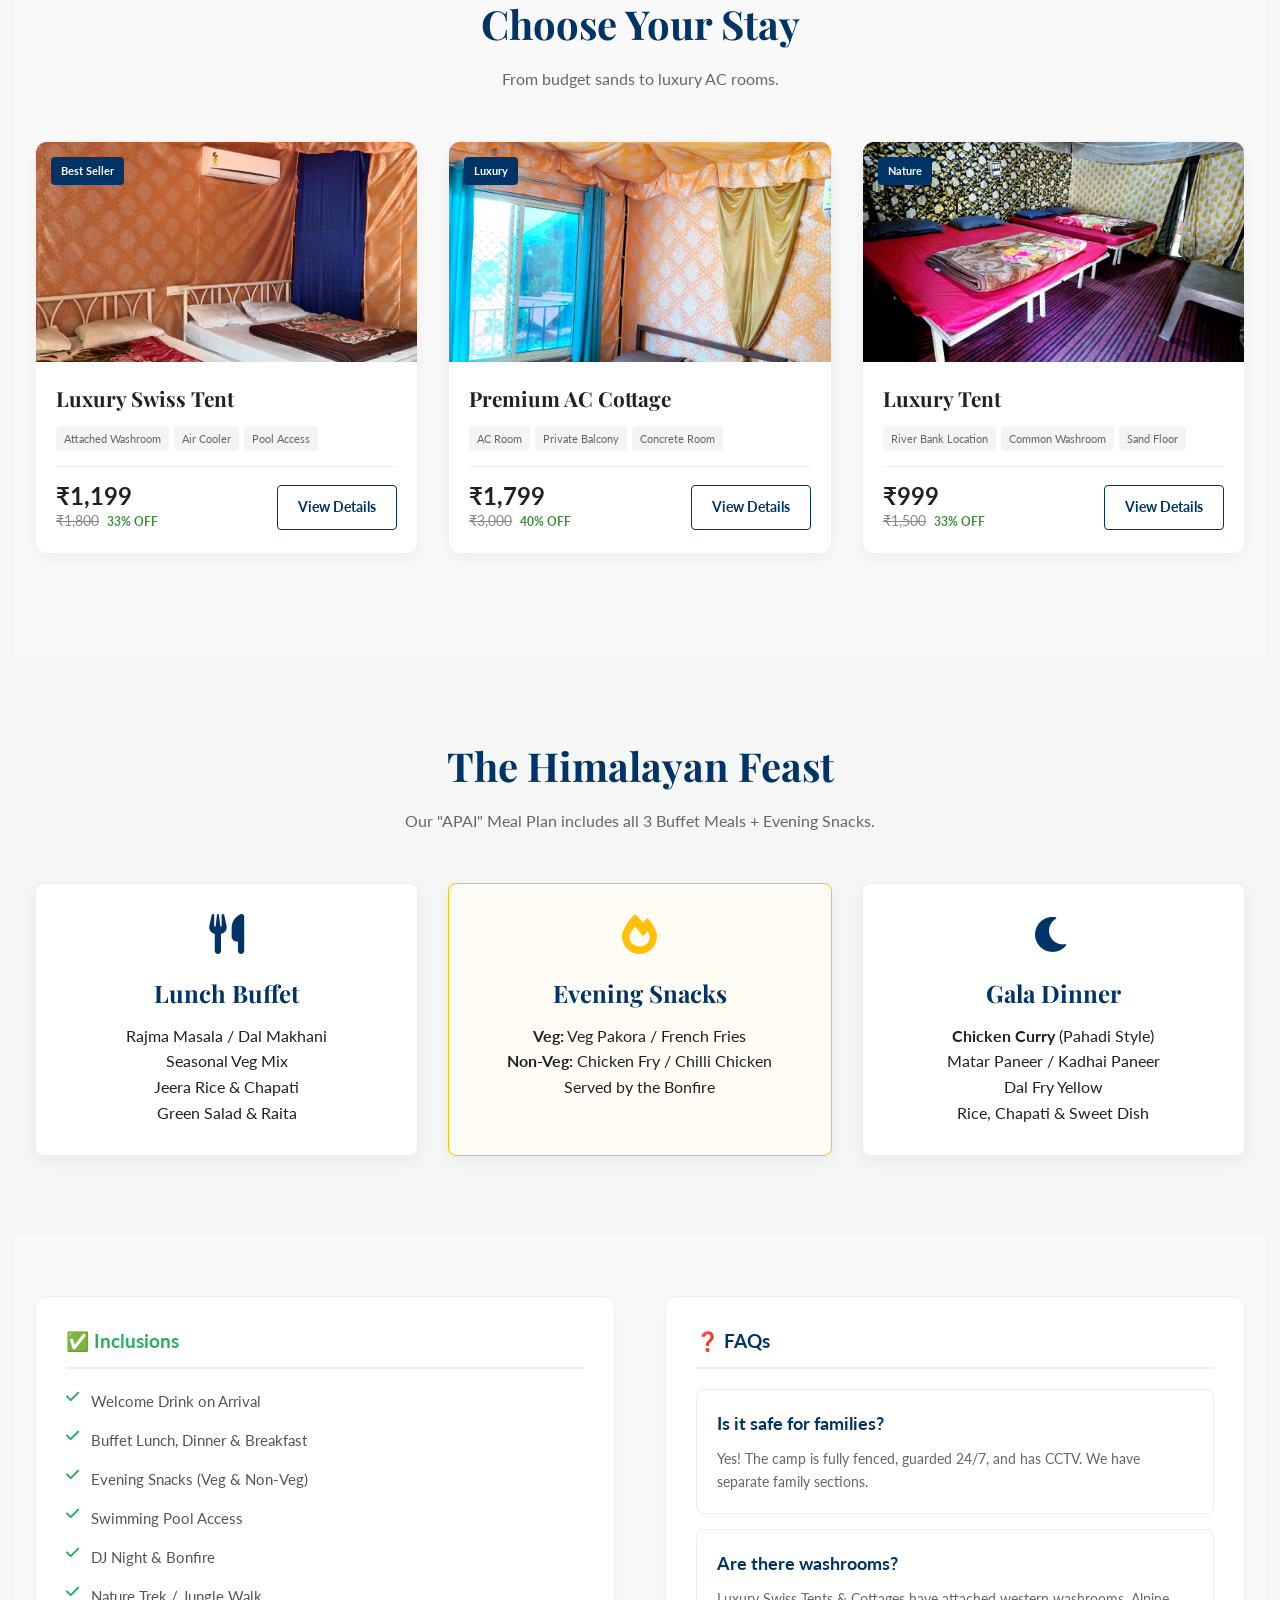
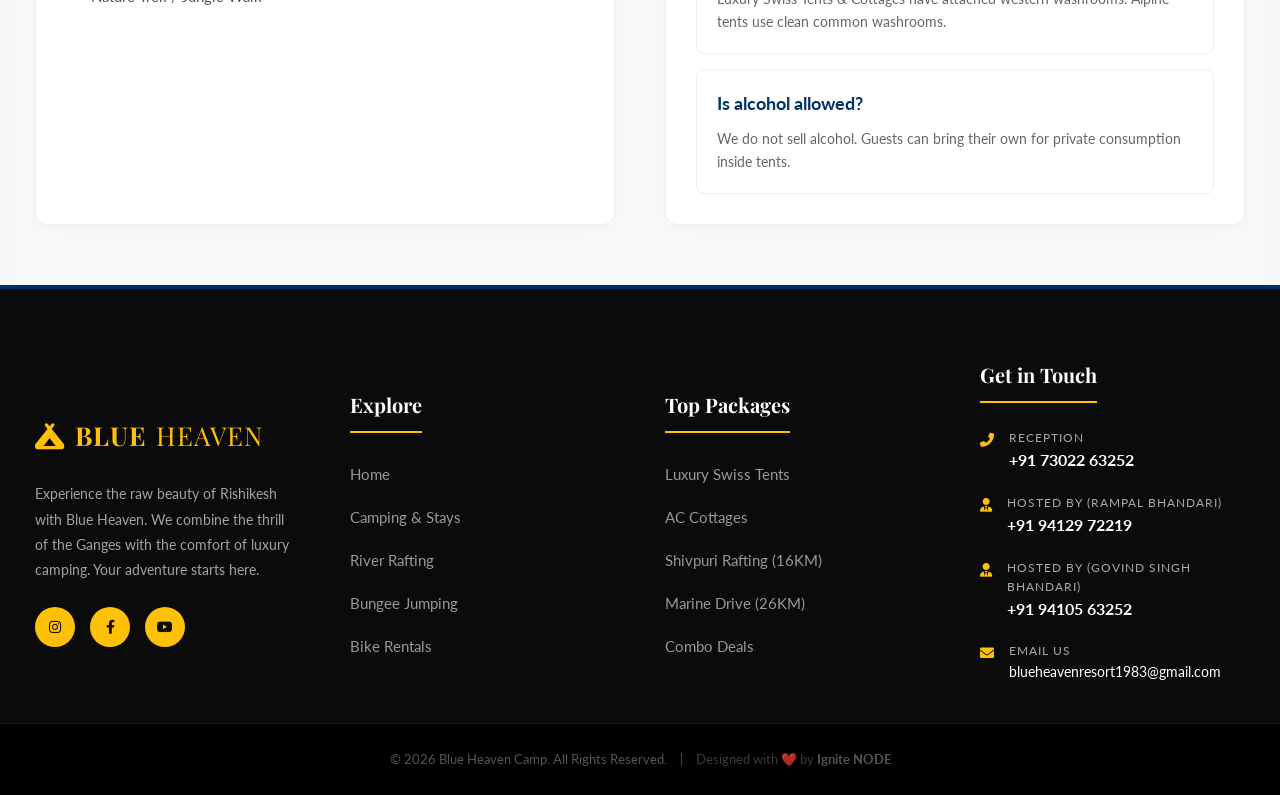
<file: camping.html>
<!DOCTYPE html>
<html lang="en">
<head>
    <meta charset="UTF-8">
    <meta name="viewport" content="width=device-width, initial-scale=1.0">
    <title>Luxury Camping in Rishikesh | Blue Heaven Camp</title>
    <meta name="description" content="Experience luxury riverside camping in Shivpuri. Swiss tents, swimming pool, DJ nights, and bonfires by the Ganga.">
    <meta name="theme-color" content="#003366">

    <link rel="stylesheet" href="css/style.css">
    <link rel="stylesheet" href="https://cdnjs.cloudflare.com/ajax/libs/font-awesome/6.0.0/css/all.min.css">
    <link href="https://fonts.googleapis.com/css2?family=Lato:wght@400;700&family=Playfair+Display:wght@700&display=swap" rel="stylesheet">
    
    <style>
        /* --- 1. FIXED: BLUE HEADER SCROLL EFFECT --- */
        .luxury-header {
            transition: background-color 0.3s ease, padding 0.3s ease;
        }
        .luxury-header.scrolled {
            background-color: #003366 !important;
            box-shadow: 0 4px 15px rgba(0,0,0,0.2);
            padding-top: 10px;
            padding-bottom: 10px;
        }

        /* --- PREMIUM HERO SECTION --- */
        .hero-section {
            height: 100vh;
            width: 100%;
            display: flex;
            align-items: center;
            justify-content: center;
            text-align: center;
            position: relative;
            background-color: #000;
            background-image: url('assets/images/gallery/nigh party.jpeg'); 
            background-size: cover;
            background-position: center;
            background-repeat: no-repeat;
        }

        .hero-overlay {
            position: absolute; top: 0; left: 0; width: 100%; height: 100%;
            background: rgba(0, 0, 0, 0.55);
            z-index: 1;
        }

        .hero-content {
            position: relative; z-index: 2; color: white; padding: 20px;
            max-width: 900px; margin-top: 60px;
        }

        .hero-title {
            font-family: 'Playfair Display', serif;
            font-size: clamp(3rem, 6vw, 5rem);
            line-height: 1.1; margin-bottom: 20px;
            text-shadow: 0 4px 20px rgba(0,0,0,0.8);
        }

        .hero-subtitle {
            color: #FFC107; font-weight: 700; letter-spacing: 4px;
            text-transform: uppercase; font-size: 1.1rem;
            display: block; margin-bottom: 15px;
        }

        .hero-desc {
            font-size: 1.3rem; color: #f0f0f0; margin-bottom: 40px;
            max-width: 750px; margin-left: auto; margin-right: auto;
            line-height: 1.6; text-shadow: 0 2px 10px rgba(0,0,0,0.8);
        }

        /* --- CONTENT STYLES --- */
        .vibe-text { text-align:center; max-width:800px; margin:0 auto 40px; color:#666; font-size:1.1rem; line-height:1.8; }
        
        .menu-grid { display: grid; grid-template-columns: repeat(auto-fit, minmax(300px, 1fr)); gap: 30px; margin-top: 40px; }
        .menu-card { border: 1px solid #eee; border-radius: 8px; padding: 30px; text-align: center; background: white; transition: 0.3s; box-shadow: 0 5px 15px rgba(0,0,0,0.05); }
        .menu-card:hover { transform: translateY(-5px); border-color: #FFC107; }
        .menu-card i { font-size: 2.5rem; color: #003366; margin-bottom: 20px; }
        .menu-card h3 { font-family: 'Playfair Display'; color: #003366; margin-bottom: 10px; font-size: 1.5rem; }
        
        .list-box { background: white; padding: 30px; border-radius: 12px; border: 1px solid #eee; height: 100%; box-shadow: 0 5px 15px rgba(0,0,0,0.03); }
        .check-list li { margin-bottom: 15px; display: flex; align-items: flex-start; gap: 12px; font-size: 15px; color: #555; }
        
        .faq-grid { display: grid; gap: 15px; }
        .faq-card { background: white; border: 1px solid #eee; border-radius: 8px; padding: 20px; }
        .faq-head { font-weight: bold; color: #003366; display: flex; justify-content: space-between; cursor: pointer; font-size: 1.1rem; }
        .faq-body { margin-top: 10px; color: #666; font-size: 14px; line-height: 1.6; }

        .feature-icon { font-size: 2.5rem; color: #FFC107; margin-bottom: 15px; }
        .why-us-grid { display: grid; grid-template-columns: repeat(auto-fit, minmax(250px, 1fr)); gap: 30px; text-align: center; padding: 40px 0; }
    </style>
</head>
<body>

    <div id="header-placeholder"></div>

    <div class="hero-section">
        <div class="hero-overlay"></div>
        
        <div class="hero-content">
            <span class="hero-subtitle">WELCOME TO SHIVPURI</span>
            <h1 class="hero-title">Luxury Camping in the<br>Heart of Rishikesh</h1>
            <p class="hero-desc">
                Experience the magic of the Ganga at night. Pool parties, DJ beats, bonfires, and premium Swiss tents designed for your comfort.
            </p>
            <div style="display: flex; gap: 20px; justify-content: center;">
                <a href="#packages" style="background: #FFC107; color: #003366; padding: 15px 35px; font-weight: bold; border-radius: 50px; text-decoration: none; transition: 0.3s; box-shadow: 0 5px 15px rgba(255, 193, 7, 0.4);">
                    View Packages
                </a>
                <a href="#" class="btn-primary cms-wa-link" style="background: white; color: #003366; padding: 15px 35px; font-weight: bold; border-radius: 50px; text-decoration: none; transition: 0.3s;">
                    <i class="fab fa-whatsapp"></i> Chat Now
                </a>
            </div>
        </div>
    </div>

    <section class="container" style="padding: 80px 20px; background: white;">
        <div class="section-title">
            <h2>The Night Vibe</h2>
            <p>More than just a tent, it's a party in nature.</p>
        </div>
        <p class="vibe-text">
            The sound of the Ganges at night, the warmth of the bonfire, and music under the stars. It’s not just sleeping in a tent; it’s a memory. Whether you choose a raw riverside tent for the authentic feel or a luxury cottage with AC for comfort, the vibe remains unforgettable.
        </p>
        
        <div class="why-us-grid">
            <div><i class="fas fa-swimming-pool feature-icon"></i><h3>Swimming Pool</h3><p style="color:#666; font-size:14px;">Cool off in our clean pool.</p></div>
            <div><i class="fas fa-music feature-icon"></i><h3>DJ Night</h3><p style="color:#666; font-size:14px;">7 PM to 10 PM daily.</p></div>
            <div><i class="fas fa-utensils feature-icon"></i><h3>Buffet Meals</h3><p style="color:#666; font-size:14px;">All 3 meals included.</p></div>
            <div><i class="fas fa-fire feature-icon"></i><h3>Bonfire</h3><p style="color:#666; font-size:14px;">Evening snacks by the fire.</p></div>
        </div>
    </section>

    <section id="packages" class="container" style="padding: 60px 20px; background: #f9f9f9;">
        <div class="section-title">
            <h2>Choose Your Stay</h2>
            <p>From budget sands to luxury AC rooms.</p>
        </div>
        
        <div id="room-grid" class="cards-container">
            
            <article class="deal-card">
                <a href="package.html?id=swiss-tent" class="card-img" style="display:block">
                    <span class="card-badge">Best Seller</span>
                    <img src="assets/images/gallery/room1.jpeg" alt="Luxury Swiss Tent">
                </a>
                <div class="card-body">
                    <a href="package.html?id=swiss-tent"><h3 class="card-title">Luxury Swiss Tent</h3></a>
                    <div class="feature-pills"><span>Attached Washroom</span><span>Air Cooler</span><span>Pool Access</span></div>
                    <div class="card-footer">
                        <div class="price-block">
                            <div class="price">₹1,199</div>
                            <div class="price-row-bottom"><span class="mrp">₹1,800</span><span class="discount">33% OFF</span></div>
                        </div>
                        <a href="package.html?id=swiss-tent" class="btn-book-card">View Details</a>
                    </div>
                </div>
            </article>

            <article class="deal-card">
                <a href="package.html?id=cottage-ac" class="card-img" style="display:block">
                    <span class="card-badge">Premium</span>
                    <img src="assets/images/gallery/room1.jpeg" alt="AC Cottage">
                </a>
                <div class="card-body">
                    <a href="package.html?id=cottage-ac"><h3 class="card-title">Premium AC Cottage</h3></a>
                    <div class="feature-pills"><span>AC Room</span><span>Private Balcony</span><span>Pool View</span></div>
                    <div class="card-footer">
                        <div class="price-block">
                            <div class="price">₹1,799</div>
                            <div class="price-row-bottom"><span class="mrp">₹2,500</span><span class="discount">28% OFF</span></div>
                        </div>
                        <a href="package.html?id=cottage-ac" class="btn-book-card">View Details</a>
                    </div>
                </div>
            </article>

            <article class="deal-card">
                <a href="package.html?id=camp-alpine" class="card-img" style="display:block">
                    <span class="card-badge">Nature</span>
                    <img src="assets/images/gallery/camp1.jpeg" alt="Riverside Alpine Camp">
                </a>
                <div class="card-body">
                    <a href="package.html?id=camp-alpine"><h3 class="card-title">Riverside Alpine Camp</h3></a>
                    <div class="feature-pills"><span>River Bank</span><span>Common Washroom</span><span>Bonfire</span></div>
                    <div class="card-footer">
                        <div class="price-block">
                            <div class="price">₹999</div>
                            <div class="price-row-bottom"><span class="mrp">₹1,500</span><span class="discount">33% OFF</span></div>
                        </div>
                        <a href="package.html?id=camp-alpine" class="btn-book-card">View Details</a>
                    </div>
                </div>
            </article>

        </div>
    </section>

    <section class="container" style="padding: 80px 20px;">
        <div class="section-title">
            <h2>The Himalayan Feast</h2>
            <p>Our "APAI" Meal Plan includes all 3 Buffet Meals + Evening Snacks.</p>
        </div>
        <div class="menu-grid">
            <div class="menu-card">
                <i class="fas fa-utensils"></i><h3>Lunch Buffet</h3>
                <p>Rajma Masala / Dal Makhani<br>Seasonal Veg Mix<br>Jeera Rice & Chapati<br>Green Salad & Raita</p>
            </div>
            <div class="menu-card" style="background:#fffcf5; border-color:#FFC107;">
                <i class="fas fa-fire" style="color:#FFC107;"></i><h3>Evening Snacks</h3>
                <p><strong>Veg:</strong> Veg Pakora / French Fries<br><strong>Non-Veg:</strong> Chicken Fry / Chilli Chicken<br>Served by the Bonfire</p>
            </div>
            <div class="menu-card">
                <i class="fas fa-moon"></i><h3>Gala Dinner</h3>
                <p><strong>Chicken Curry</strong> (Pahadi Style)<br>Matar Paneer / Kadhai Paneer<br>Dal Fry Yellow<br>Rice, Chapati & Sweet Dish</p>
            </div>
        </div>
    </section>

    <section class="container" style="padding: 60px 20px; background: #f9f9f9;">
        <div style="display: grid; grid-template-columns: repeat(auto-fit, minmax(350px, 1fr)); gap: 50px;">
            
            <div class="list-box">
                <h3 style="color:#27ae60; margin-bottom:20px; border-bottom: 2px solid #eee; padding-bottom:10px;">✅ Inclusions</h3>
                <ul class="check-list">
                    <li><i class="fas fa-check" style="color:#27ae60;"></i> Welcome Drink on Arrival</li>
                    <li><i class="fas fa-check" style="color:#27ae60;"></i> Buffet Lunch, Dinner & Breakfast</li>
                    <li><i class="fas fa-check" style="color:#27ae60;"></i> Evening Snacks (Veg & Non-Veg)</li>
                    <li><i class="fas fa-check" style="color:#27ae60;"></i> Swimming Pool Access</li>
                    <li><i class="fas fa-check" style="color:#27ae60;"></i> DJ Night & Bonfire</li>
                    <li><i class="fas fa-check" style="color:#27ae60;"></i> Nature Trek / Jungle Walk</li>
                </ul>
            </div>

            <div class="list-box">
                <h3 style="color:#003366; margin-bottom:20px; border-bottom: 2px solid #eee; padding-bottom:10px;">❓ FAQs</h3>
                <div class="faq-grid">
                    <div class="faq-card">
                        <div class="faq-head">Is it safe for families?</div>
                        <div class="faq-body">Yes! The camp is fully fenced, guarded 24/7, and has CCTV. We have separate family sections.</div>
                    </div>
                    <div class="faq-card">
                        <div class="faq-head">Are there washrooms?</div>
                        <div class="faq-body">Luxury Swiss Tents & Cottages have attached western washrooms. Alpine tents use clean common washrooms.</div>
                    </div>
                    <div class="faq-card">
                        <div class="faq-head">Is alcohol allowed?</div>
                        <div class="faq-body">We do not sell alcohol. Guests can bring their own for private consumption inside tents.</div>
                    </div>
                </div>
            </div>

        </div>
    </section>

    <div id="footer-placeholder"></div>

    <div class="mobile-sticky-bar">
    <a href="tel:+917302263252" class="sticky-btn btn-call"><i class="fas fa-phone-alt"></i> Call</a>
    <a href="https://wa.me/917302263252?text=Hi,%20I%20am%20interested%20in%20Blue%20Heaven%20Camp" target="_blank" class="sticky-btn btn-whatsapp"><i class="fab fa-whatsapp"></i> Chat</a>
</div>

    <div id="booking-modal">
        <div class="modal-content">
            <button class="close-modal" onclick="closeBookingModal()">&times;</button>
            <div class="modal-header"><h3 id="modal-pkg-name">Booking</h3><p id="modal-pkg-price">Best Rates</p></div>
            <div class="modal-body">
                <div class="form-group"><label>Name</label><input type="text" id="user-name"></div>
                <div class="form-group"><label>Date</label><input type="date" id="checkin-date"></div>
                <div class="form-group"><label>Guests</label><select id="guest-count"><option>2</option><option>4</option><option>6+</option></select></div>
                <button class="btn-whatsapp-confirm" onclick="sendWhatsApp()">Send Inquiry</button>
            </div>
        </div>
    </div>

    <script src="js/main.js"></script>
    <script src="js/rooms.js"></script>
    <script src="js/analytics.js"></script>
</body>
</html>
</file>
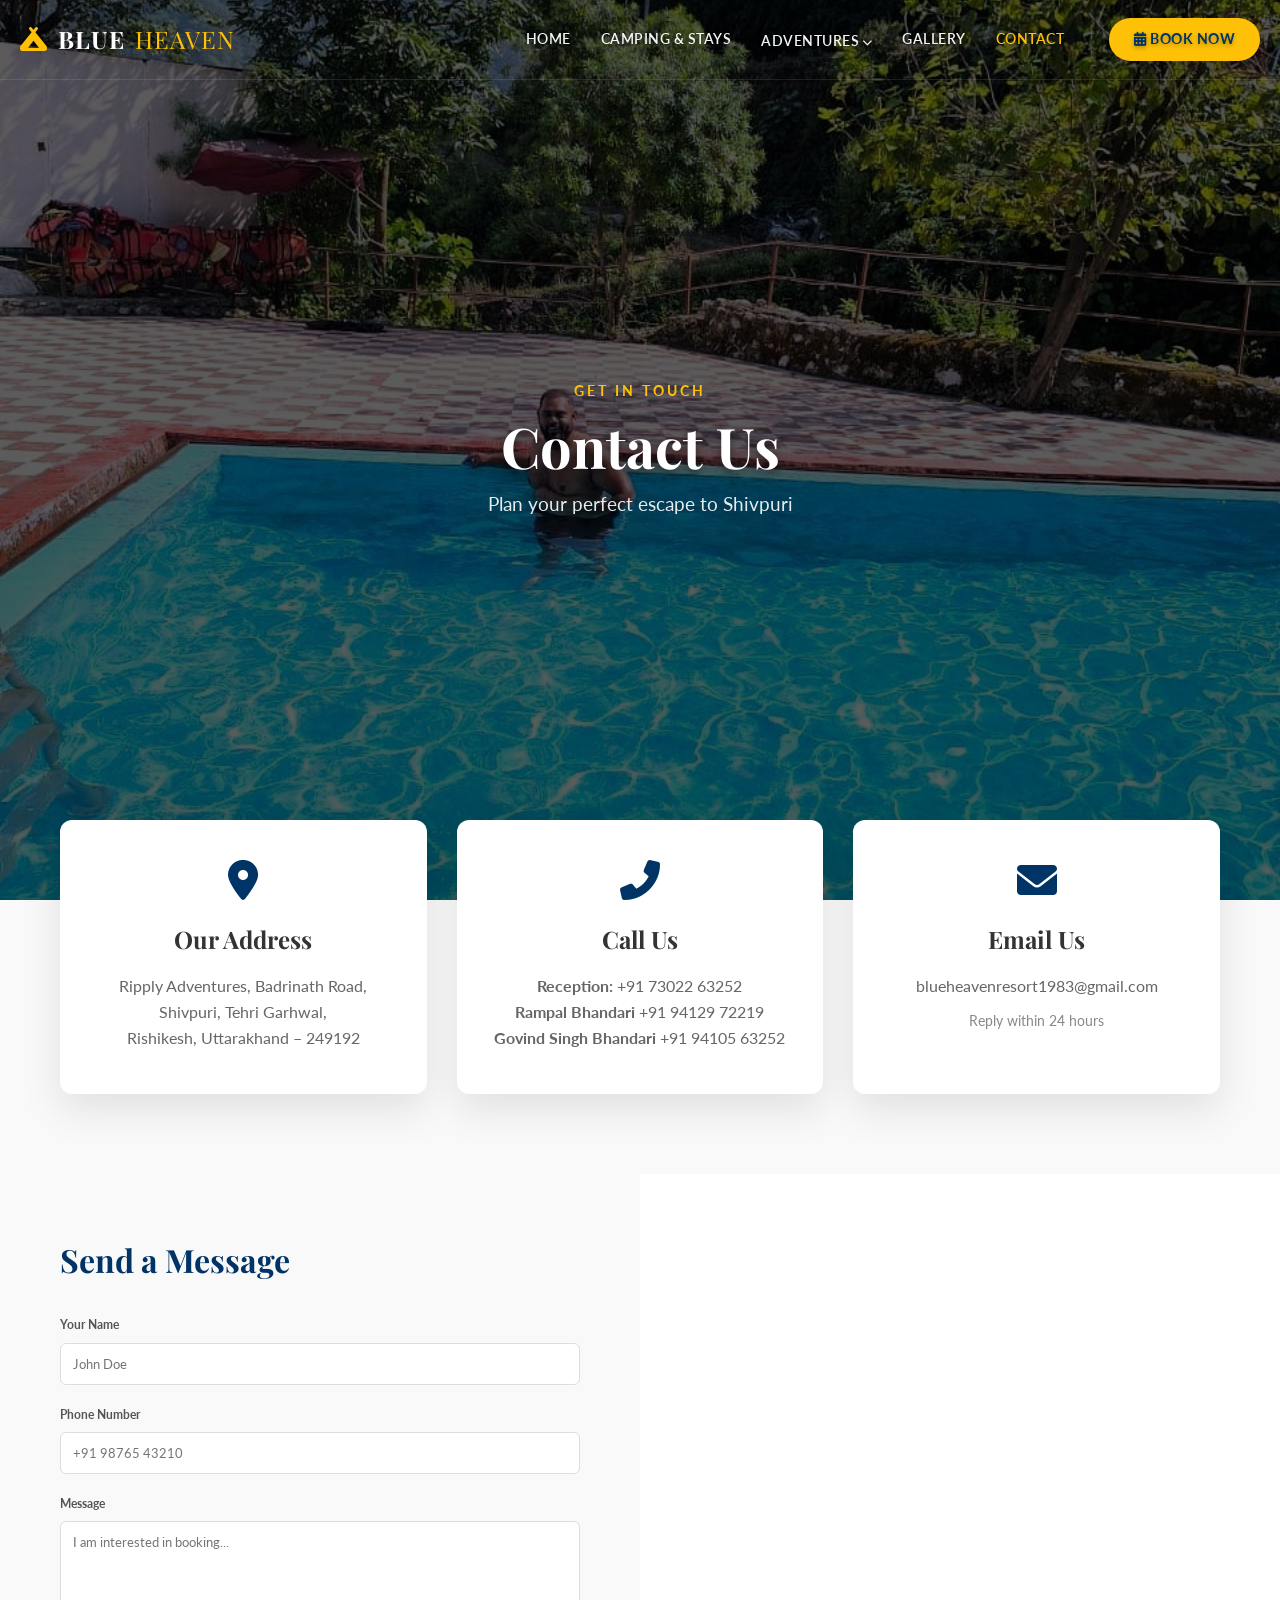
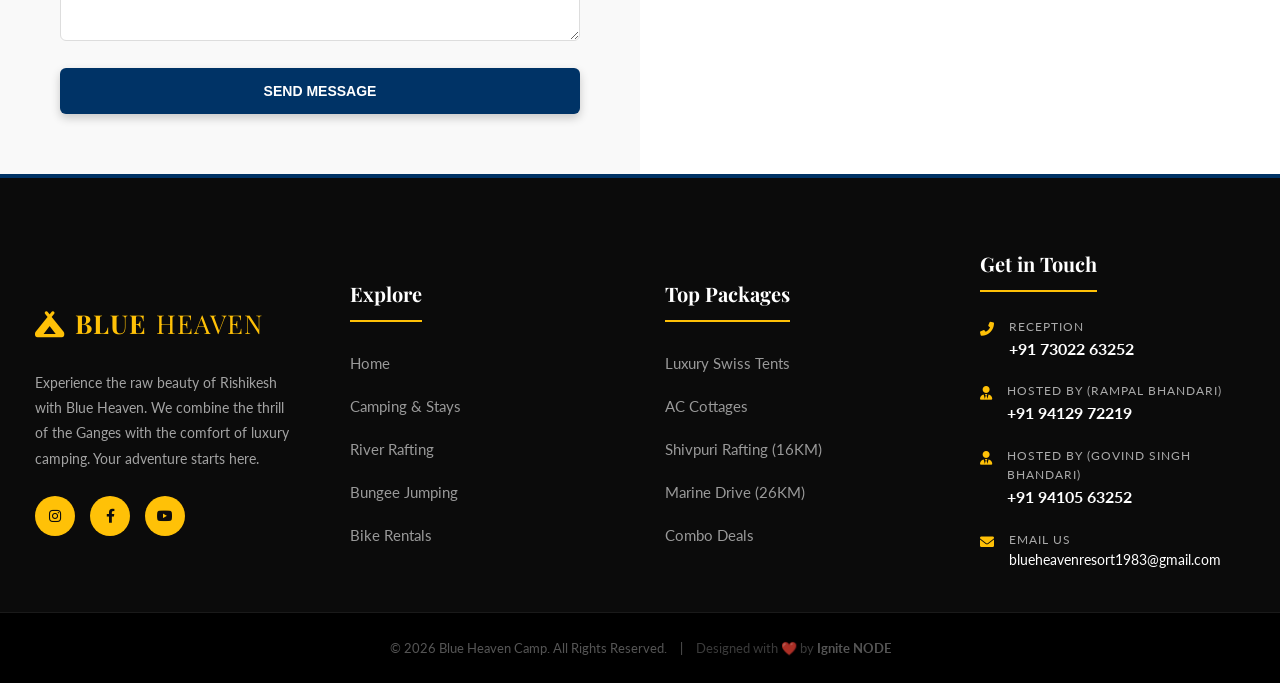
<file: contact.html>
<!DOCTYPE html>
<html lang="en">
<head>
    <meta charset="UTF-8">
    <meta name="viewport" content="width=device-width, initial-scale=1.0">
    <title>Contact Us | Blue Heaven Camp Rishikesh</title>
    <meta name="description" content="Contact Blue Heaven Camp in Shivpuri, Rishikesh. Phone: +91 89547 79410. Address: Ripply Adventures, Badrinath Road.">
    <meta name="theme-color" content="#003366">

    <link rel="stylesheet" href="css/style.css">
    <link rel="stylesheet" href="https://cdnjs.cloudflare.com/ajax/libs/font-awesome/6.0.0/css/all.min.css">
    <link href="https://fonts.googleapis.com/css2?family=Lato:wght@400;700&family=Playfair+Display:wght@700&display=swap" rel="stylesheet">
    
    <style>
        body { background: #f9f9f9; margin: 0; }

        /* --- 1. HEADER OVERLAY FIX (Transparent on Top) --- */
        .luxury-header {
            position: absolute; /* Floats ON TOP of hero image */
            top: 0;
            left: 0;
            width: 100%;
            z-index: 9999;
            background: transparent;
            transition: background-color 0.3s ease, padding 0.3s ease;
        }
        .luxury-header.scrolled {
            position: fixed; /* Sticks when scrolling */
            background-color: #003366 !important;
            box-shadow: 0 4px 15px rgba(0,0,0,0.2);
            padding-top: 10px;
            padding-bottom: 10px;
        }

        /* --- 2. HERO SECTION (FULL SCREEN 100vh) --- */
        .hero-section {
            position: relative; 
            height: 100vh; /* CHANGED TO FULL HEIGHT */
            width: 100%;
            overflow: hidden;
            display: flex; align-items: center; justify-content: center; text-align: center; color: white;
            background: #000;
        }
        #hero-bg-img {
            position: absolute; top: 0; left: 0; width: 100%; height: 100%; object-fit: cover; opacity: 0.6;
        }
        .hero-overlay {
            position: absolute; top: 0; left: 0; width: 100%; height: 100%; background: rgba(0,0,0,0.4);
        }
        .hero-content { position: relative; z-index: 2; max-width: 800px; padding: 20px; }
        .hero-title { font-family: 'Playfair Display', serif; font-size: 3.5rem; margin-bottom: 10px; text-shadow: 0 4px 10px rgba(0,0,0,0.5); }
        .hero-subtitle { color: #FFC107; letter-spacing: 3px; font-weight: bold; text-transform: uppercase; }

        /* --- 3. CONTACT CARDS (Overlapping Effect) --- */
        .contact-grid {
            display: grid;
            grid-template-columns: repeat(auto-fit, minmax(300px, 1fr));
            gap: 30px;
            margin-top: -80px; /* Pulls cards UP over the hero image */
            position: relative;
            z-index: 10;
            padding: 0 20px;
            max-width: 1200px;
            margin-left: auto;
            margin-right: auto;
        }
        .contact-card {
            background: white;
            padding: 40px 30px;
            border-radius: 12px;
            text-align: center;
            box-shadow: 0 15px 40px rgba(0,0,0,0.1);
            transition: 0.3s;
            border-bottom: 4px solid transparent;
        }
        .contact-card:hover {
            transform: translateY(-10px);
            border-bottom: 4px solid #FFC107;
        }
        .contact-icon { font-size: 2.5rem; color: #003366; margin-bottom: 20px; }
        .contact-card h3 { font-family: 'Playfair Display', serif; font-size: 1.5rem; margin-bottom: 15px; color: #333; }
        .contact-card p, .contact-card a { color: #666; font-size: 1rem; line-height: 1.6; text-decoration: none; display: block; }
        .contact-card a:hover { color: #FFC107; }

        /* --- 4. FORM & MAP SECTION --- */
        .map-section {
            display: grid;
            grid-template-columns: 1fr 1fr;
            gap: 0;
            margin-top: 80px;
            background: white;
        }
        .form-container { padding: 60px; background: #f9f9f9; }
        .form-title { font-family: 'Playfair Display', serif; font-size: 2rem; color: #003366; margin-bottom: 30px; }
        .form-group { margin-bottom: 20px; }
        .form-group label { display: block; margin-bottom: 8px; font-weight: bold; color: #555; }
        .form-group input, .form-group textarea {
            width: 100%; padding: 12px; border: 1px solid #ddd; border-radius: 6px; font-family: 'Lato', sans-serif;
        }
        .form-group textarea { height: 120px; resize: vertical; }
        
        .map-container iframe { width: 100%; height: 100%; min-height: 550px; border: 0; }

        @media (max-width: 768px) {
            .map-section { grid-template-columns: 1fr; }
            .form-container { padding: 40px 20px; }
            .map-container iframe { height: 350px; min-height: auto; }
            .contact-grid { margin-top: -40px; } /* Less overlap on mobile */
        }
    </style>
</head>
<body>

    <div id="header-placeholder"></div>

    <div class="hero-section">
        <img src="assets/images/gallery/pool1.jpeg" id="hero-bg-img" alt="Contact Blue Heaven">
        <div class="hero-overlay"></div>
        <div class="hero-content">
            <span class="hero-subtitle">GET IN TOUCH</span>
            <h1 class="hero-title">Contact Us</h1>
            <p style="font-size: 1.2rem; opacity: 0.9;">Plan your perfect escape to Shivpuri</p>
        </div>
    </div>

    <div class="contact-grid">
        <div class="contact-card">
            <i class="fas fa-map-marker-alt contact-icon"></i>
            <h3>Our Address</h3>
            <p>Ripply Adventures, Badrinath Road,<br>Shivpuri, Tehri Garhwal,<br>Rishikesh, Uttarakhand – 249192</p>
        </div>

        <div class="contact-card">
            <i class="fas fa-phone-alt contact-icon"></i>
            <h3>Call Us</h3>
            <a href="tel:+917302263252"><strong>Reception:</strong> +91 73022 63252</a>
            <a href="tel:+919412972219"><strong>Rampal Bhandari</strong> +91 94129 72219</a>
	    <a href="tel:+919410563252"><strong>Govind Singh Bhandari</strong> +91 94105 63252 </a>

        </div>

        <div class="contact-card">
            <i class="fas fa-envelope contact-icon"></i>
            <h3>Email Us</h3>
            <a href="mailto:blueheavenresort1983@gmail.com">blueheavenresort1983@gmail.com</a>
            <p style="margin-top:10px; font-size:0.9rem; color:#888;">Reply within 24 hours</p>
        </div>
    </div>

    <section class="map-section">
        <div class="form-container">
            <h2 class="form-title">Send a Message</h2>
            <form onsubmit="event.preventDefault(); sendWhatsAppContact();">
                <div class="form-group">
                    <label>Your Name</label>
                    <input type="text" id="contact-name" placeholder="John Doe" required>
                </div>
                <div class="form-group">
                    <label>Phone Number</label>
                    <input type="tel" id="contact-phone" placeholder="+91 98765 43210" required>
                </div>
                <div class="form-group">
                    <label>Message</label>
                    <textarea id="contact-msg" placeholder="I am interested in booking..."></textarea>
                </div>
                <button type="submit" class="btn-primary" style="background: #003366; color: white; width: 100%; border: none; padding: 15px; font-weight: bold; cursor: pointer; border-radius: 6px;">
                    SEND MESSAGE
                </button>
            </form>
        </div>

        <div class="map-container">
            <iframe src="https://www.google.com/maps/embed?pb=!1m18!1m12!1m3!1d3452.3456789!2d78.3888!3d30.1333!2m3!1f0!2f0!3f0!3m2!1i1024!2i768!4f13.1!3m3!1m2!1s0x0%3A0x0!2zMzDCsDA4JzAwLjAiTiA3OMKwMjMnMjAuMCJF!5e0!3m2!1sen!2sin!4v1600000000000!5m2!1sen!2sin" 
            allowfullscreen="" loading="lazy"></iframe>
        </div>
    </section>

    <div id="footer-placeholder"></div>

    <div class="mobile-sticky-bar">
    <a href="tel:+917302263252" class="sticky-btn btn-call"><i class="fas fa-phone-alt"></i> Call</a>
    <a href="https://wa.me/917302263252?text=Hi,%20I%20am%20interested%20in%20Blue%20Heaven%20Camp" target="_blank" class="sticky-btn btn-whatsapp"><i class="fab fa-whatsapp"></i> Chat</a>
</div>

    <div id="booking-modal">
        <div class="modal-content">
            <button class="close-modal" onclick="closeBookingModal()">×</button>
            <div class="modal-header"><h3 id="modal-pkg-name">Booking Inquiry</h3><p id="modal-pkg-price">Best Rates Online</p></div>
            <div class="modal-body">
                <div class="form-group"><label>Name</label><input type="text" id="user-name"></div>
                <div class="form-group"><label>Date</label><input type="date" id="checkin-date"></div>
                <div class="form-group"><label>Guests</label><select id="guest-count"><option>2</option><option>4</option><option>6+</option></select></div>
                <button class="btn-whatsapp-confirm" onclick="sendWhatsApp()">Send Inquiry</button>
            </div>
        </div>
    </div>

    <script src="js/main.js"></script>
    <script src="js/rooms.js"></script>
    <script src="js/analytics.js"></script>
    
    <script>
        function sendWhatsAppContact() {
            const name = document.getElementById('contact-name').value;
            const phone = document.getElementById('contact-phone').value;
            const msg = document.getElementById('contact-msg').value;
            const text = `*New Contact Inquiry*%0A*Name:* ${name}%0A*Phone:* ${phone}%0A*Message:* ${msg}`;
            window.open(`https://wa.me/918954779410?text=${text}`, '_blank');
        }
    </script>
</body>
</html>
</file>
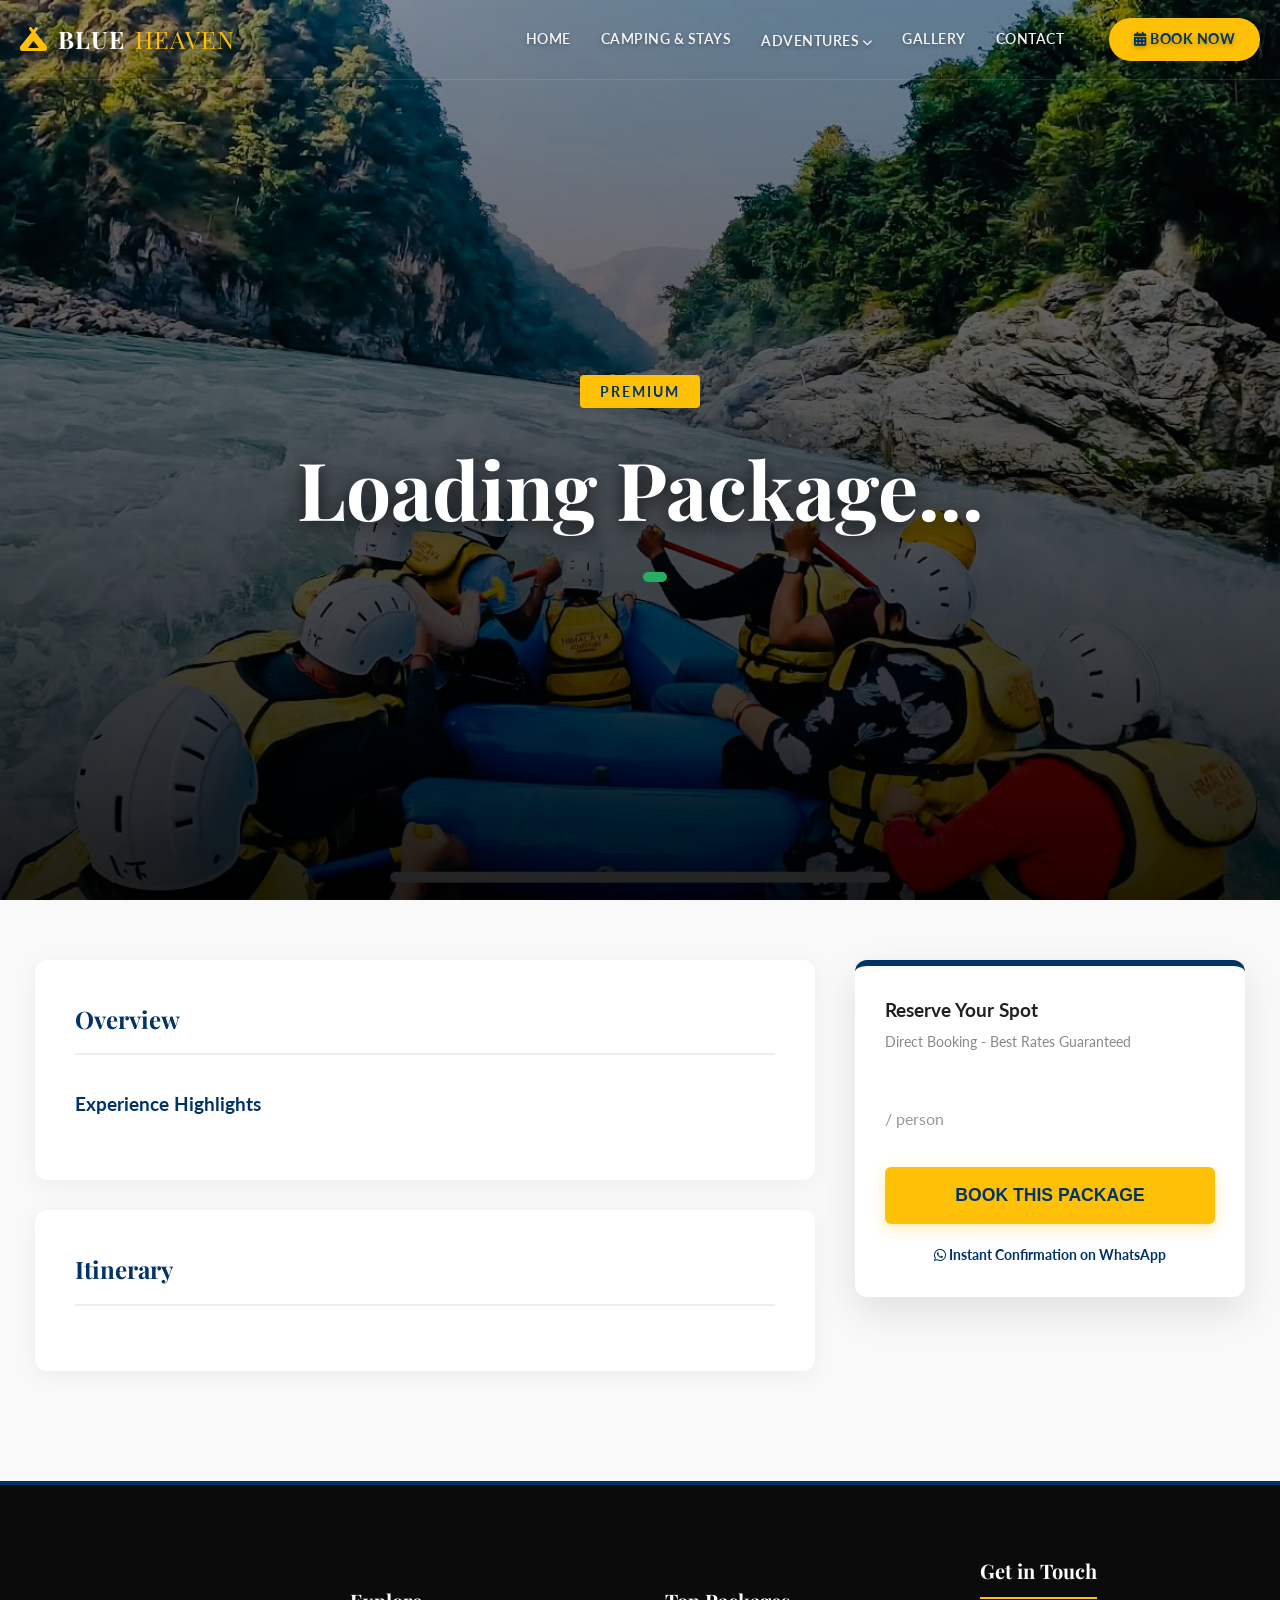
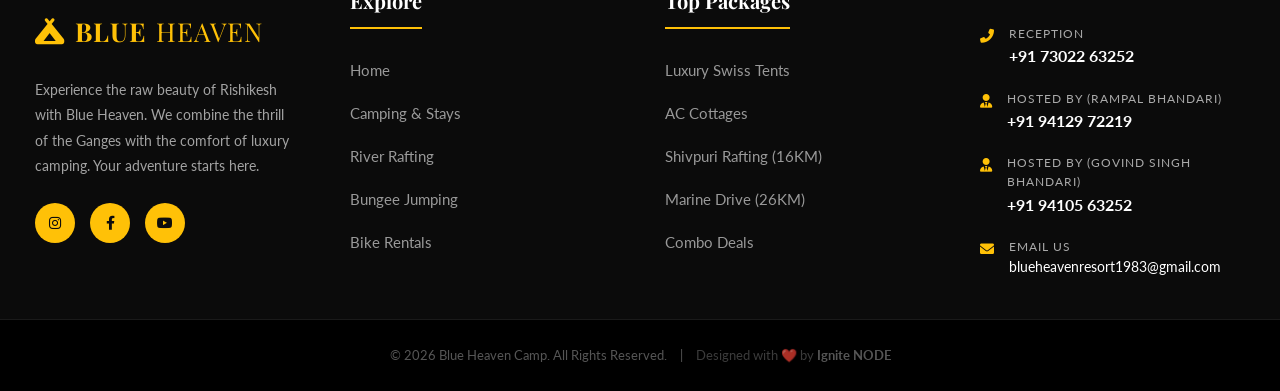
<file: package.html>
<!DOCTYPE html>
<html lang="en">
<head>
    <meta charset="UTF-8">
    <meta name="viewport" content="width=device-width, initial-scale=1.0">
    <title>Package Details | Blue Heaven Camp</title>
    
    <meta name="description" content="Detailed itinerary and pricing for Blue Heaven Camp packages.">
    <meta name="theme-color" content="#003366">

    <link rel="stylesheet" href="css/style.css">
    <link rel="stylesheet" href="https://cdnjs.cloudflare.com/ajax/libs/font-awesome/6.0.0/css/all.min.css">
    <link href="https://fonts.googleapis.com/css2?family=Lato:wght@400;700&family=Playfair+Display:wght@700&display=swap" rel="stylesheet">
    
    <style>
        body { background: #f9f9f9; margin: 0; }

        /* --- 1. HEADER OVERLAY FIX (Transparent & Floating) --- */
        .luxury-header {
            position: absolute; /* Floats ON TOP of the hero image */
            top: 0;
            left: 0;
            width: 100%;
            z-index: 9999;
            background: transparent; /* Initially transparent */
            transition: background-color 0.3s ease, padding 0.3s ease;
        }
        
        /* Blue background ONLY when scrolling */
        .luxury-header.scrolled {
            position: fixed; /* Sticks to top when scrolling */
            background-color: #003366 !important;
            box-shadow: 0 4px 15px rgba(0,0,0,0.2);
            padding-top: 10px;
            padding-bottom: 10px;
        }

        /* --- 2. FULL SCREEN HERO SECTION (100vh) --- */
        .hero-section {
            height: 100vh; /* Forces Full Screen Height */
            width: 100%;
            position: relative;
            background: #000;
            overflow: hidden;
            display: flex;
            align-items: center;
            justify-content: center;
            /* No margins, starts at pixel 0 */
        }

        #pkg-bg {
            position: absolute;
            top: 0; left: 0; width: 100%; height: 100%;
            object-fit: cover;
            opacity: 0.7; /* Slight darken for text readability */
        }

        .hero-overlay {
            position: absolute;
            top: 0; left: 0; width: 100%; height: 100%;
            background: linear-gradient(to bottom, rgba(0,0,0,0.1), rgba(0,0,0,0.8));
            z-index: 1;
        }

        .hero-content {
            position: relative;
            z-index: 2;
            text-align: center;
            color: white;
            padding: 20px;
            max-width: 1000px;
            margin-top: 60px; /* Slight push to clear the header area */
        }

        #pkg-badge {
            background: #FFC107;
            color: #003366;
            padding: 8px 20px;
            font-weight: bold;
            border-radius: 4px;
            text-transform: uppercase;
            font-size: 0.9rem;
            letter-spacing: 2px;
        }

        #pkg-title {
            font-family: 'Playfair Display', serif;
            font-size: clamp(2.5rem, 7vw, 5rem);
            margin: 20px 0;
            text-shadow: 0 4px 20px rgba(0,0,0,0.8);
        }

        /* Pricing Display */
        .price-container { 
            margin-top: 15px; 
            display: flex; 
            align-items: center; 
            justify-content: center; 
            gap: 15px; 
        }
        .final-price { 
            font-size: 2.5rem; 
            font-weight: bold; 
            color: #FFC107; 
            text-shadow: 0 2px 10px rgba(0,0,0,0.8);
        }
        .old-mrp { 
            font-size: 1.5rem; 
            text-decoration: line-through; 
            color: #bbb; 
        }
        .discount-badge { 
            background: #27ae60; 
            color: white; 
            padding: 5px 12px; 
            border-radius: 50px; 
            font-size: 0.9rem; 
            font-weight: bold; 
        }

        /* --- LAYOUT GRID --- */
        .pkg-grid { 
            display: grid; 
            grid-template-columns: 2fr 1fr; 
            gap: 40px; 
            padding-top: 60px; 
            padding-bottom: 80px; 
        }
        .content-box { 
            background: white; 
            padding: 40px; 
            border-radius: 12px; 
            box-shadow: 0 5px 25px rgba(0,0,0,0.05); 
            margin-bottom: 30px; 
        }
        .section-head { 
            font-family: 'Playfair Display'; 
            color: #003366; 
            margin-bottom: 25px; 
            border-bottom: 2px solid #eee; 
            padding-bottom: 15px; 
        }
        
        .booking-card { 
            background: white; 
            padding: 30px; 
            border-radius: 12px; 
            border-top: 6px solid #003366;
            box-shadow: 0 15px 40px rgba(0,0,0,0.1); 
            position: sticky; 
            top: 100px; 
        }

        @media (max-width: 900px) {
            .pkg-grid { grid-template-columns: 1fr; }
            .hero-section { height: 80vh; }
        }
    </style>
</head>
<body>

    <div id="header-placeholder"></div>

    <div class="hero-section">
        <img id="pkg-bg" src="" alt="Package View" onerror="this.src='assets/images/gallery/rafting-16km.jpg'">
        <div class="hero-overlay"></div>
        <div class="hero-content">
            <span id="pkg-badge">PREMIUM</span>
            <h1 id="pkg-title">Loading Package...</h1>
            
            <div class="price-container">
                <span id="pkg-price-final" class="final-price"></span>
                <span id="pkg-mrp" class="old-mrp"></span>
                <span id="pkg-discount-tag" class="discount-badge"></span>
            </div>
        </div>
    </div>

    <div class="container pkg-grid">
        <div class="pkg-info">
            <div class="content-box">
                <h2 class="section-head">Overview</h2>
                <p id="pkg-desc" style="line-height: 1.8; color: #555; font-size: 1.1rem;"></p>
                
                <h3 style="margin-top: 35px; color: #003366;">Experience Highlights</h3>
                <ul id="pkg-highlights" style="list-style: none; padding: 0; display: grid; grid-template-columns: repeat(auto-fit, minmax(200px, 1fr)); gap: 15px; margin-top: 20px;">
                    </ul>
            </div>

            <div class="content-box">
                <h2 class="section-head">Itinerary</h2>
                <div id="pkg-timeline">
                    </div>
            </div>
        </div>

        <aside>
            <div class="booking-card">
                <h3 style="margin-bottom: 5px;">Reserve Your Spot</h3>
                <p style="color: #888; font-size: 14px; margin-bottom: 25px;">Direct Booking - Best Rates Guaranteed</p>
                <div style="margin-bottom: 25px;">
                    <span id="side-price" style="font-size: 2.5rem; font-weight: 800; color: #003366;"></span>
                    <span style="color: #999;">/ person</span>
                </div>
                <button onclick="openBookingModal()" class="btn-wa-dynamic" style="width: 100%; padding: 18px; background: #FFC107; border: none; font-weight: 900; border-radius: 6px; cursor: pointer; font-size: 1.1rem; color: #003366; box-shadow: 0 5px 15px rgba(255, 193, 7, 0.3);">
                    BOOK THIS PACKAGE
                </button>
                <p style="text-align: center; margin-top: 20px; font-size: 14px; font-weight: bold; color: #003366;">
                    <i class="fab fa-whatsapp"></i> Instant Confirmation on WhatsApp
                </p>
            </div>
        </aside>
    </div>

    <div id="footer-placeholder"></div>

    <div class="mobile-sticky-bar">
        <a id="sticky-call" href="#" class="sticky-btn btn-call btn-call-dynamic"><i class="fas fa-phone-alt"></i> Call</a>
        <a id="sticky-wa" href="#" class="sticky-btn btn-whatsapp btn-wa-dynamic"><i class="fab fa-whatsapp"></i> Chat</a>
    </div>

    <div id="booking-modal">
        <div class="modal-content">
            <button class="close-modal" onclick="closeBookingModal()">&times;</button>
            <div class="modal-header"><h3 id="modal-pkg-name">Booking</h3><p id="modal-pkg-price">Best Rates</p></div>
            <div class="modal-body">
                <div class="form-group"><label>Name</label><input type="text" id="user-name"></div>
                <div class="form-group"><label>Date</label><input type="date" id="checkin-date"></div>
                <div class="form-group"><label>Guests</label><select id="guest-count"><option>2</option><option>4</option><option>6+</option></select></div>
                <button class="btn-whatsapp-confirm" onclick="sendWhatsApp()">Confirm via WhatsApp</button>
            </div>
        </div>
    </div>

    <script src="js/main.js"></script>
    <script src="js/rooms.js"></script>
    <script src="js/analytics.js"></script>
</body>
</html>
</file>
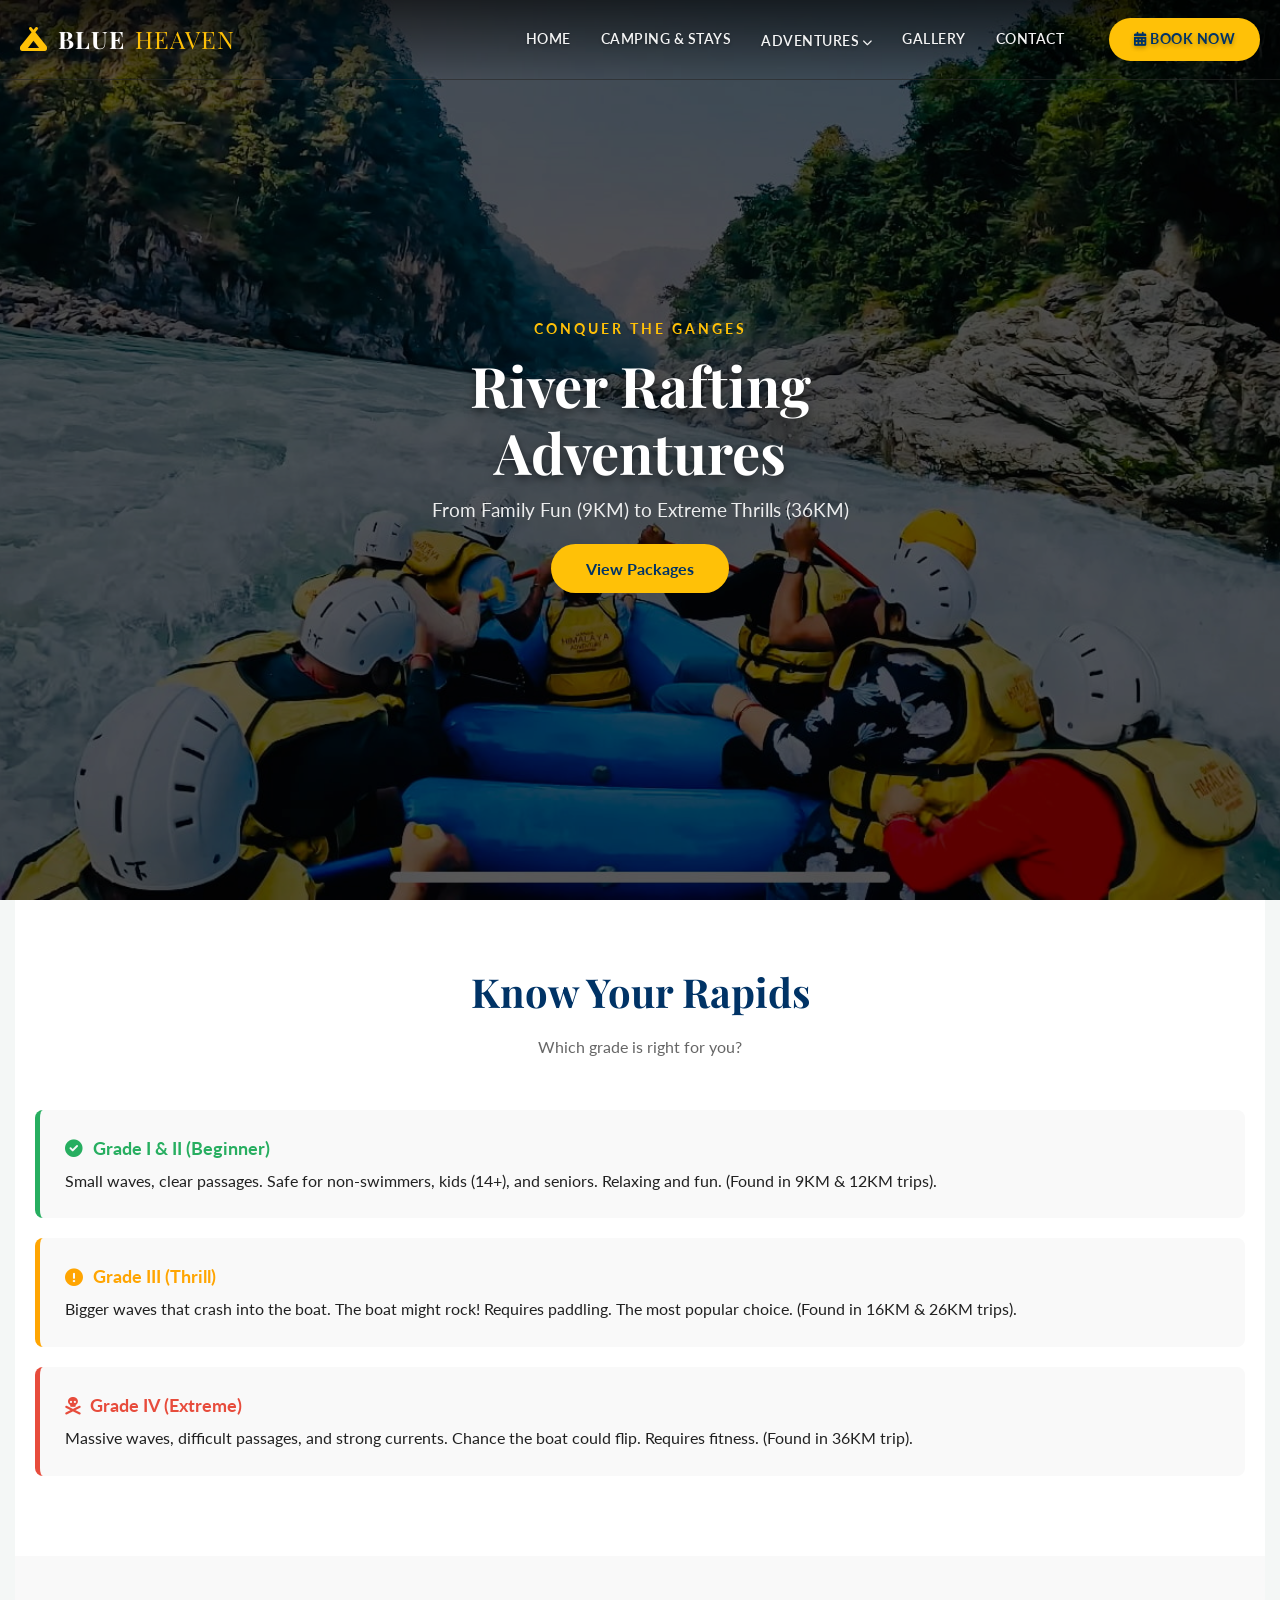
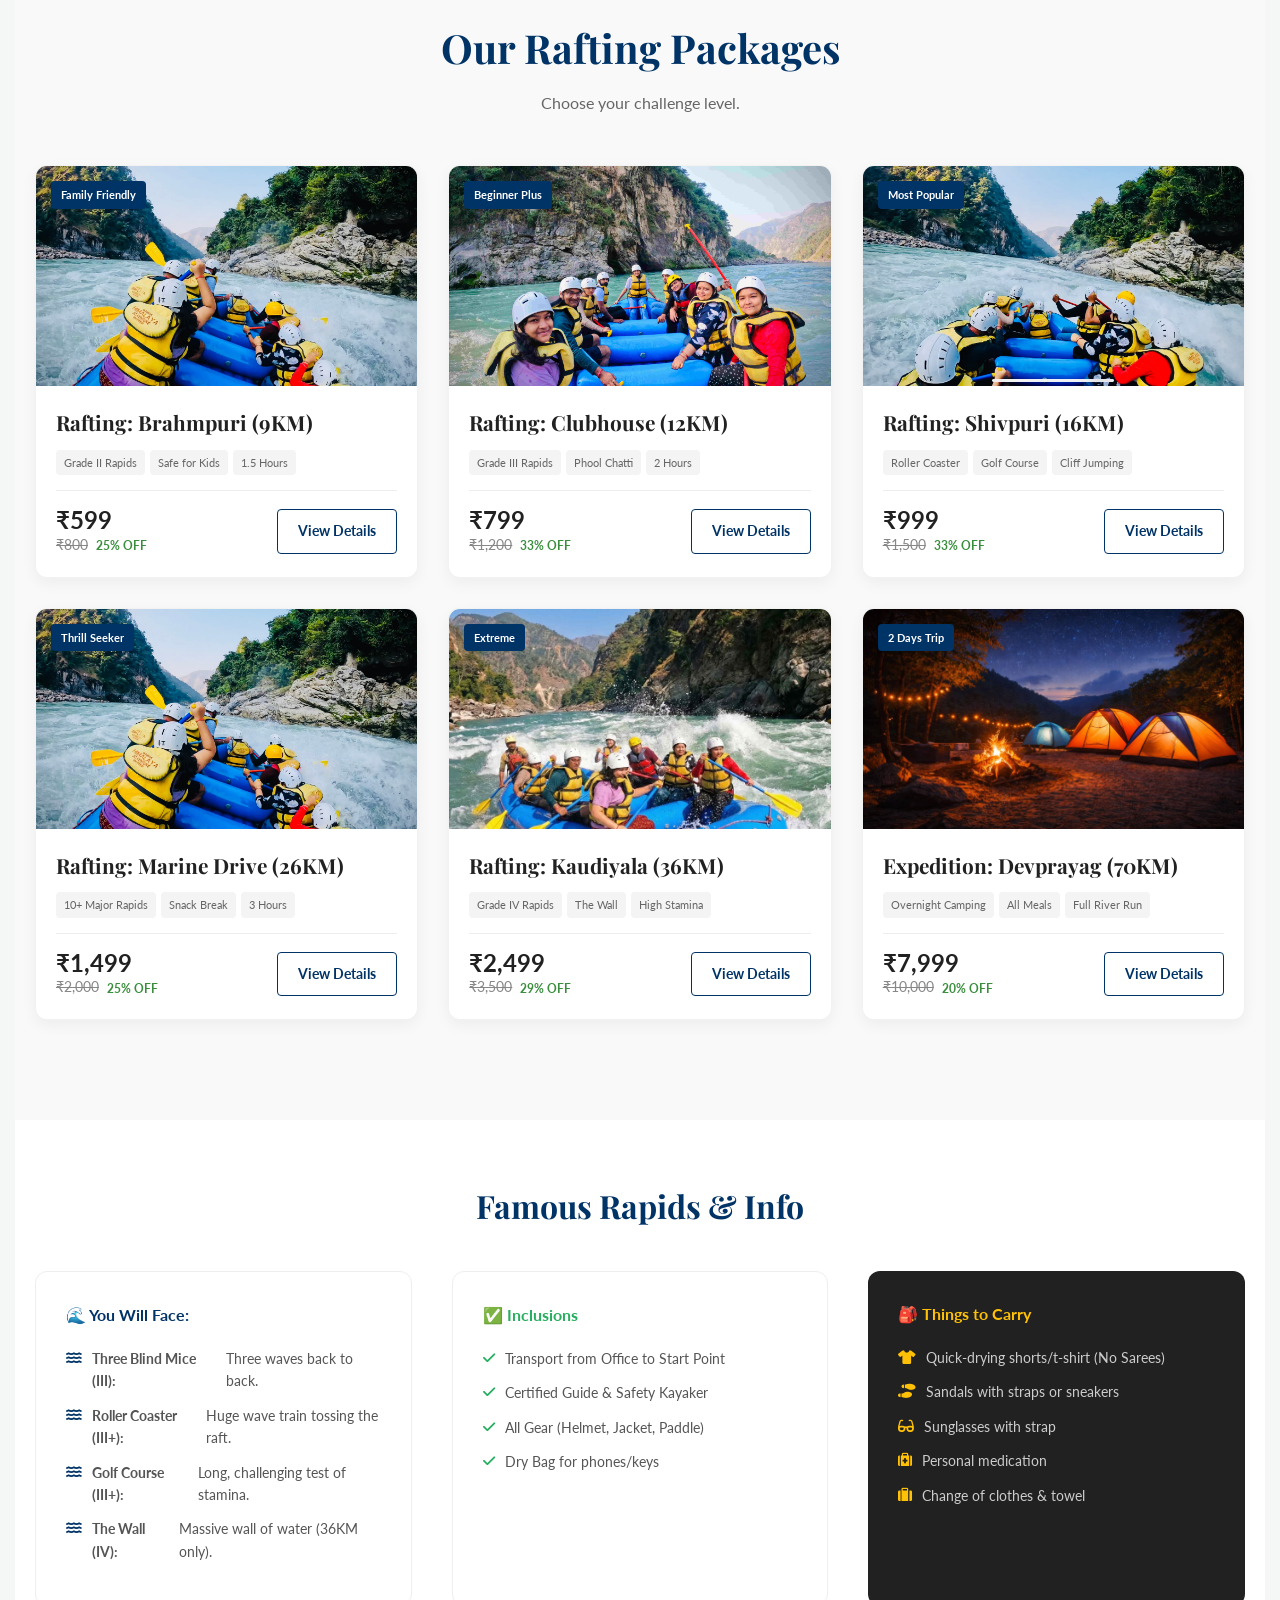
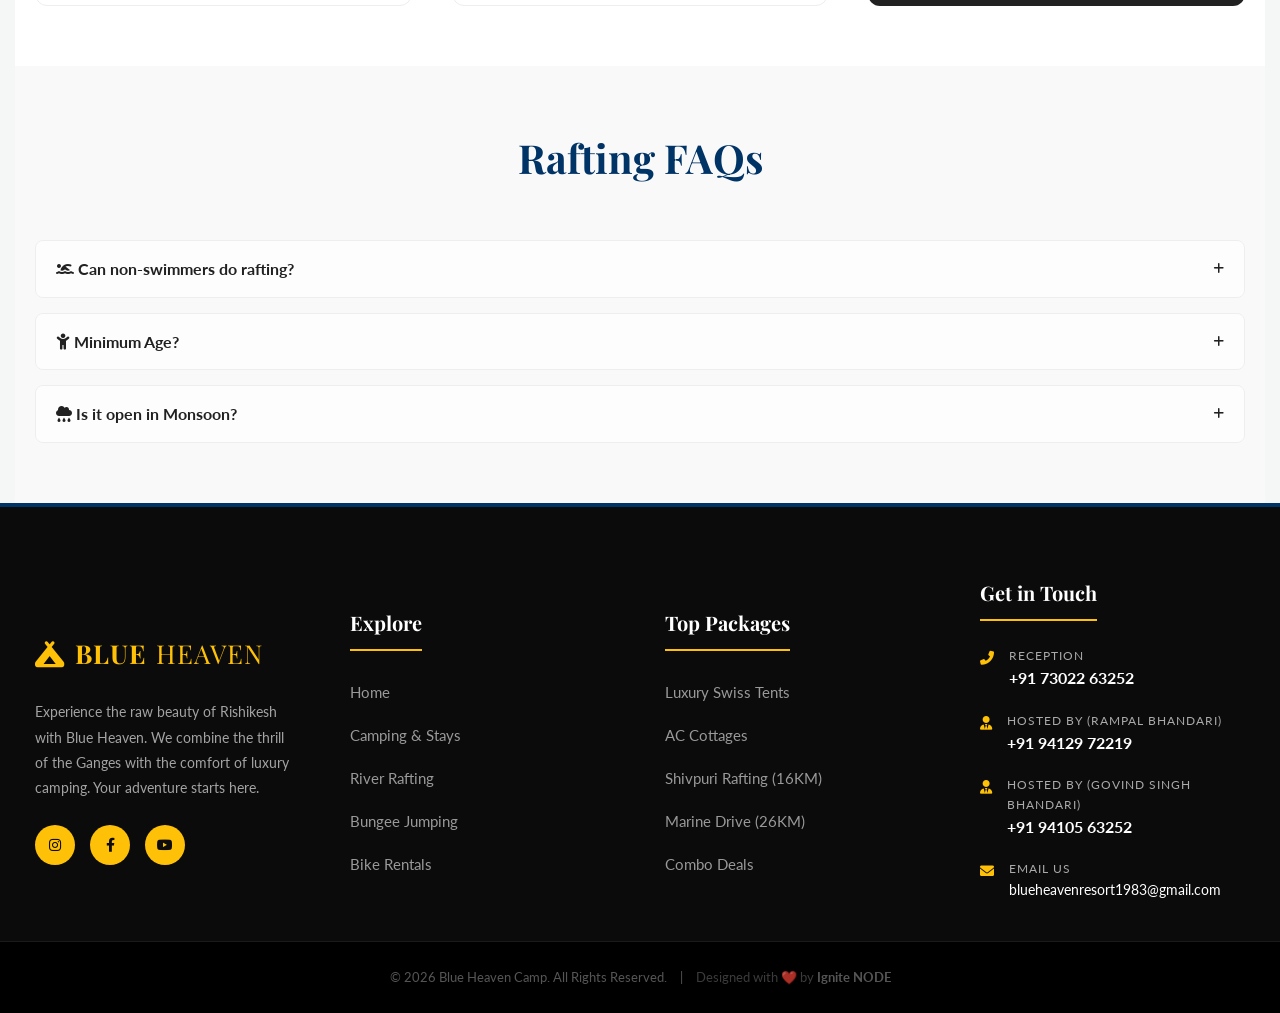
<file: rafting.html>
<!DOCTYPE html>
<html lang="en">
<head>
    <meta charset="UTF-8">
    <meta name="viewport" content="width=device-width, initial-scale=1.0">
    <title>River Rafting in Rishikesh | 9KM to 36KM Expeditions</title>
    <meta name="description" content="Book River Rafting in Rishikesh. Choose from 9KM Brahmpuri, 16KM Shivpuri, 26KM Marine Drive, or 36KM Kaudiyala. 100% Safety Gear & Govt Licensed Guides.">
    
    <link rel="stylesheet" href="css/style.css">
    <link rel="stylesheet" href="https://cdnjs.cloudflare.com/ajax/libs/font-awesome/6.0.0/css/all.min.css">
    <link href="https://fonts.googleapis.com/css2?family=Lato:wght@400;700&family=Playfair+Display:wght@700&display=swap" rel="stylesheet">
    
    <style>
        /* --- 1. FIXED: BLUE HEADER SCROLL EFFECT --- */
        .luxury-header {
            transition: background-color 0.3s ease, padding 0.3s ease;
        }
        .luxury-header.scrolled {
            background-color: #003366 !important;
            box-shadow: 0 4px 15px rgba(0,0,0,0.2);
            padding-top: 10px;
            padding-bottom: 10px;
        }

        /* --- RAFTING SPECIFIC STYLES --- */
        .grade-card { background: #f9f9f9; padding: 25px; border-radius: 8px; border-left: 5px solid #ccc; margin-bottom: 20px; transition: 0.3s; }
        .grade-card:hover { transform: translateX(5px); background: white; box-shadow: 0 5px 15px rgba(0,0,0,0.05); }
        .grade-title { font-size: 1.1rem; font-weight: bold; margin-bottom: 5px; display: flex; align-items: center; gap: 10px; }
        
        .list-box { background: white; padding: 30px; border-radius: 12px; border: 1px solid #eee; height: 100%; }
        .check-list li { margin-bottom: 12px; display: flex; align-items: flex-start; gap: 10px; font-size: 14px; color: #555; }
        .check-list i { margin-top: 3px; }

        .faq-grid { display: grid; gap: 15px; }
        .faq-card { background: white; border: 1px solid #eee; border-radius: 8px; overflow: hidden; transition: 0.3s; }
        .faq-head { padding: 15px 20px; font-weight: bold; cursor: pointer; display: flex; justify-content: space-between; align-items: center; background: #fdfdfd; }
        .faq-body { padding: 0 20px 20px; color: #666; font-size: 14px; display: none; margin-top: 10px; }
        
        /* Simple hover effect for FAQs */
        .faq-card:hover .faq-body { display: block; }
        .faq-card:hover { box-shadow: 0 5px 15px rgba(0,0,0,0.05); }

        /* --- HERO FIX: FULL HEIGHT (100vh) --- */
        .hero-section {
            position: relative; 
            height: 100vh; /* Changed from 60vh to 100vh */
            overflow: hidden;
            display: flex; align-items: center; justify-content: center; text-align: center; color: white;
            background: #000;
        }
        #hero-bg-img {
            position: absolute; top: 0; left: 0; width: 100%; height: 100%; object-fit: cover; opacity: 0.6;
        }
        .hero-overlay {
            position: absolute; top: 0; left: 0; width: 100%; height: 100%; background: rgba(0,0,0,0.4);
        }
        .hero-content { position: relative; z-index: 2; max-width: 800px; padding: 20px; }
        .hero-title { font-family: 'Playfair Display', serif; font-size: 3.5rem; margin-bottom: 10px; text-shadow: 0 4px 10px rgba(0,0,0,0.5); }
        .hero-subtitle { color: #FFC107; letter-spacing: 3px; font-weight: bold; text-transform: uppercase; }
    </style>
</head>
<body>

    <div id="header-placeholder"></div>

    <div class="hero-section">
        <img src="assets/images/gallery/rafting-16km.jpg" id="hero-bg-img" alt="Rafting in Rishikesh">
        <div class="hero-overlay"></div>
        <div class="hero-content">
            <span class="hero-subtitle">Conquer The Ganges</span>
            <h1 class="hero-title">River Rafting<br>Adventures</h1>
            <p style="font-size: 1.2rem; margin-bottom: 30px; opacity: 0.9;">From Family Fun (9KM) to Extreme Thrills (36KM)</p>
            <a href="#packages" style="background: #FFC107; color: #003366; padding: 15px 35px; border-radius: 50px; font-weight: bold; text-decoration: none;">View Packages</a>
        </div>
    </div>

    <section class="container" style="background: white; padding: 60px 20px;">
        <div class="section-title">
            <h2>Know Your Rapids</h2>
            <p>Which grade is right for you?</p>
        </div>
        
        <div class="grade-card" style="border-color: #27ae60;">
            <div class="grade-title" style="color: #27ae60;"><i class="fas fa-check-circle"></i> Grade I & II (Beginner)</div>
            <p>Small waves, clear passages. Safe for non-swimmers, kids (14+), and seniors. Relaxing and fun. (Found in 9KM & 12KM trips).</p>
        </div>

        <div class="grade-card" style="border-color: #FFA502;">
            <div class="grade-title" style="color: #FFA502;"><i class="fas fa-exclamation-circle"></i> Grade III (Thrill)</div>
            <p>Bigger waves that crash into the boat. The boat might rock! Requires paddling. The most popular choice. (Found in 16KM & 26KM trips).</p>
        </div>

        <div class="grade-card" style="border-color: #e74c3c;">
            <div class="grade-title" style="color: #e74c3c;"><i class="fas fa-skull-crossbones"></i> Grade IV (Extreme)</div>
            <p>Massive waves, difficult passages, and strong currents. Chance the boat could flip. Requires fitness. (Found in 36KM trip).</p>
        </div>
    </section>

    <section id="packages" class="container" style="background: #f9f9f9; padding: 60px 20px;">
        <div class="section-title">
            <h2>Our Rafting Packages</h2>
            <p>Choose your challenge level.</p>
        </div>
        
        <div id="room-grid" class="cards-container">
            
            <article class="deal-card">
                <a href="package.html?id=raft-9km" class="card-img" style="display:block">
                    <span class="card-badge">Beginner</span>
                    <img src="assets/images/gallery/rafting-16km.jpg" alt="Rafting 9KM">
                </a>
                <div class="card-body">
                    <a href="package.html?id=raft-9km"><h3 class="card-title">Brahmpuri (9KM)</h3></a>
                    <div class="feature-pills"><span>Grade I & II</span><span>Mild Waves</span><span>Kids Friendly</span></div>
                    <div class="card-footer">
                        <div class="price-block">
                            <div class="price">₹499</div>
                            <div class="price-row-bottom"><span class="mrp">₹800</span><span class="discount">37% OFF</span></div>
                        </div>
                        <a href="package.html?id=raft-9km" class="btn-book-card">View</a>
                    </div>
                </div>
            </article>

            <article class="deal-card">
                <a href="package.html?id=raft-16km" class="card-img" style="display:block">
                    <span class="card-badge">Most Popular</span>
                    <img src="assets/images/gallery/rafting-16km.jpg" alt="Rafting 16KM">
                </a>
                <div class="card-body">
                    <a href="package.html?id=raft-16km"><h3 class="card-title">Shivpuri (16KM)</h3></a>
                    <div class="feature-pills"><span>Roller Coaster</span><span>Golf Course</span><span>Cliff Jump</span></div>
                    <div class="card-footer">
                        <div class="price-block">
                            <div class="price">₹599</div>
                            <div class="price-row-bottom"><span class="mrp">₹1,000</span><span class="discount">40% OFF</span></div>
                        </div>
                        <a href="package.html?id=raft-16km" class="btn-book-card">View</a>
                    </div>
                </div>
            </article>

            <article class="deal-card">
                <a href="package.html?id=raft-26km" class="card-img" style="display:block">
                    <span class="card-badge">Longest</span>
                    <img src="assets/images/gallery/rafting-16km.jpg" alt="Rafting 26KM">
                </a>
                <div class="card-body">
                    <a href="package.html?id=raft-26km"><h3 class="card-title">Marine Drive (26KM)</h3></a>
                    <div class="feature-pills"><span>Grade III+</span><span>Body Surfing</span><span>Max Time</span></div>
                    <div class="card-footer">
                        <div class="price-block">
                            <div class="price">₹1,499</div>
                            <div class="price-row-bottom"><span class="mrp">₹2,500</span><span class="discount">40% OFF</span></div>
                        </div>
                        <a href="package.html?id=raft-26km" class="btn-book-card">View</a>
                    </div>
                </div>
            </article>

            <article class="deal-card">
                <a href="package.html?id=raft-36km" class="card-img" style="display:block">
                    <span class="card-badge">Extreme</span>
                    <img src="assets/images/gallery/rafting-16km.jpg" alt="Rafting 36KM">
                </a>
                <div class="card-body">
                    <a href="package.html?id=raft-36km"><h3 class="card-title">Kaudiyala (36KM)</h3></a>
                    <div class="feature-pills"><span>Grade IV</span><span>The Wall</span><span>Experts Only</span></div>
                    <div class="card-footer">
                        <div class="price-block">
                            <div class="price">₹2,499</div>
                            <div class="price-row-bottom"><span class="mrp">₹3,500</span><span class="discount">28% OFF</span></div>
                        </div>
                        <a href="package.html?id=raft-36km" class="btn-book-card">View</a>
                    </div>
                </div>
            </article>

        </div>
    </section>

    <section class="container" style="background: white; padding: 60px 20px;">
        <h3 style="text-align:center; font-family:'Playfair Display'; font-size:2rem; color:#003366; margin-bottom:40px;">Famous Rapids & Info</h3>
        
        <div style="display: grid; grid-template-columns: repeat(auto-fit, minmax(300px, 1fr)); gap: 40px;">
            
            <div class="list-box">
                <h4 style="margin-bottom:20px; color:#003366;">🌊 You Will Face:</h4>
                <ul class="check-list">
                    <li><i class="fas fa-water" style="color:#003366;"></i> <strong>Three Blind Mice (III):</strong> Three waves back to back.</li>
                    <li><i class="fas fa-water" style="color:#003366;"></i> <strong>Roller Coaster (III+):</strong> Huge wave train tossing the raft.</li>
                    <li><i class="fas fa-water" style="color:#003366;"></i> <strong>Golf Course (III+):</strong> Long, challenging test of stamina.</li>
                    <li><i class="fas fa-water" style="color:#003366;"></i> <strong>The Wall (IV):</strong> Massive wall of water (36KM only).</li>
                </ul>
            </div>

            <div class="list-box">
                <h4 style="margin-bottom:20px; color:#27ae60;">✅ Inclusions</h4>
                <ul class="check-list">
                    <li><i class="fas fa-check" style="color:#27ae60;"></i> Transport from Office to Start Point</li>
                    <li><i class="fas fa-check" style="color:#27ae60;"></i> Certified Guide & Safety Kayaker</li>
                    <li><i class="fas fa-check" style="color:#27ae60;"></i> All Gear (Helmet, Jacket, Paddle)</li>
                    <li><i class="fas fa-check" style="color:#27ae60;"></i> Dry Bag for phones/keys</li>
                </ul>
            </div>

            <div class="list-box" style="background: #212121; border:none;">
                <h4 style="margin-bottom:20px; color:#FFC107;">🎒 Things to Carry</h4>
                <ul class="check-list">
                    <li style="color:#ccc;"><i class="fas fa-tshirt" style="color:#FFC107;"></i> Quick-drying shorts/t-shirt (No Sarees)</li>
                    <li style="color:#ccc;"><i class="fas fa-shoe-prints" style="color:#FFC107;"></i> Sandals with straps or sneakers</li>
                    <li style="color:#ccc;"><i class="fas fa-glasses" style="color:#FFC107;"></i> Sunglasses with strap</li>
                    <li style="color:#ccc;"><i class="fas fa-medkit" style="color:#FFC107;"></i> Personal medication</li>
                    <li style="color:#ccc;"><i class="fas fa-suitcase" style="color:#FFC107;"></i> Change of clothes & towel</li>
                </ul>
            </div>

        </div>
    </section>

    <section class="container" style="background: #f9f9f9; padding: 60px 20px;">
        <div class="section-title"><h2>Rafting FAQs</h2></div>
        <div class="faq-grid">
            <div class="faq-card">
                <div class="faq-head"><span><i class="fas fa-swimmer"></i> Can non-swimmers do rafting?</span> <i class="fas fa-plus" style="font-size:12px;"></i></div>
                <div class="faq-body">Yes! You get a high-buoyancy Life Jacket that keeps you afloat. Non-swimmers can safely do Grade I, II, and III.</div>
            </div>
            <div class="faq-card">
                <div class="faq-head"><span><i class="fas fa-child"></i> Minimum Age?</span> <i class="fas fa-plus" style="font-size:12px;"></i></div>
                <div class="faq-body">14 years for 9KM. For 16KM and above, we recommend 16+ years.</div>
            </div>
            <div class="faq-card">
                <div class="faq-head"><span><i class="fas fa-cloud-rain"></i> Is it open in Monsoon?</span> <i class="fas fa-plus" style="font-size:12px;"></i></div>
                <div class="faq-body">No, rafting is closed from July to mid-September due to high water levels.</div>
            </div>
        </div>
    </section>

    <div id="footer-placeholder"></div>

    <div class="mobile-sticky-bar">
        <a href="tel:+917302263252" class="sticky-btn btn-call"><i class="fas fa-phone-alt"></i> Call</a>
        <a href="https://wa.me/917302263252?text=Hi,%20I%20am%20interested%20in%20Blue%20Heaven%20Camp" target="_blank" class="sticky-btn btn-whatsapp"><i class="fab fa-whatsapp"></i> Chat</a>
    </div>

    <div id="booking-modal">
        <div class="modal-content">
            <button class="close-modal" onclick="closeBookingModal()">&times;</button>
            <div class="modal-header"><h3 id="modal-pkg-name">Booking Inquiry</h3><p id="modal-pkg-price">Best Rates Online</p></div>
            <div class="modal-body">
                <div class="form-group"><label>Name</label><input type="text" id="user-name"></div>
                <div class="form-group"><label>Date</label><input type="date" id="checkin-date"></div>
                <div class="form-group"><label>Guests</label><select id="guest-count"><option>2</option><option>4</option><option>6+</option></select></div>
                <button class="btn-whatsapp-confirm" onclick="sendWhatsApp()">Send Inquiry</button>
            </div>
        </div>
    </div>

    <script src="js/main.js"></script>
    <script src="js/rooms.js"></script>
    <script src="js/analytics.js"></script>
</body>
</html>
</file>
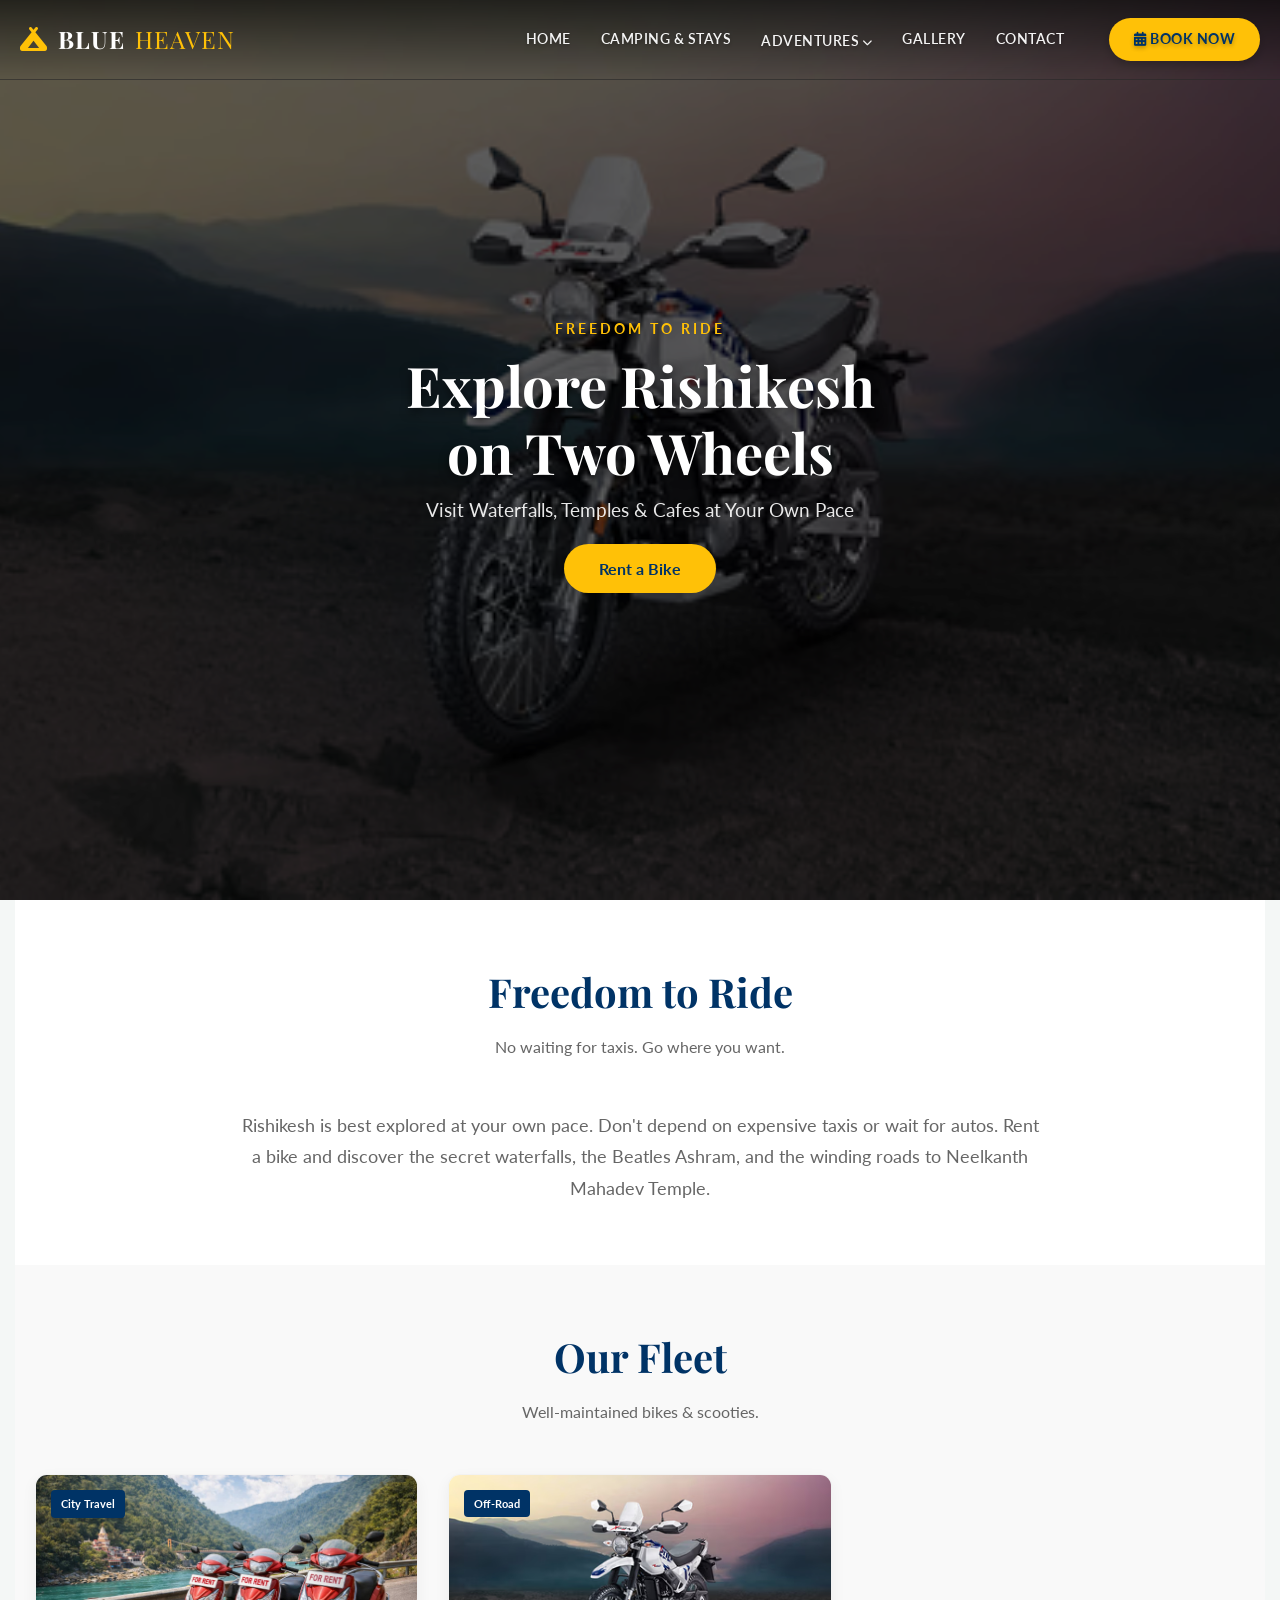
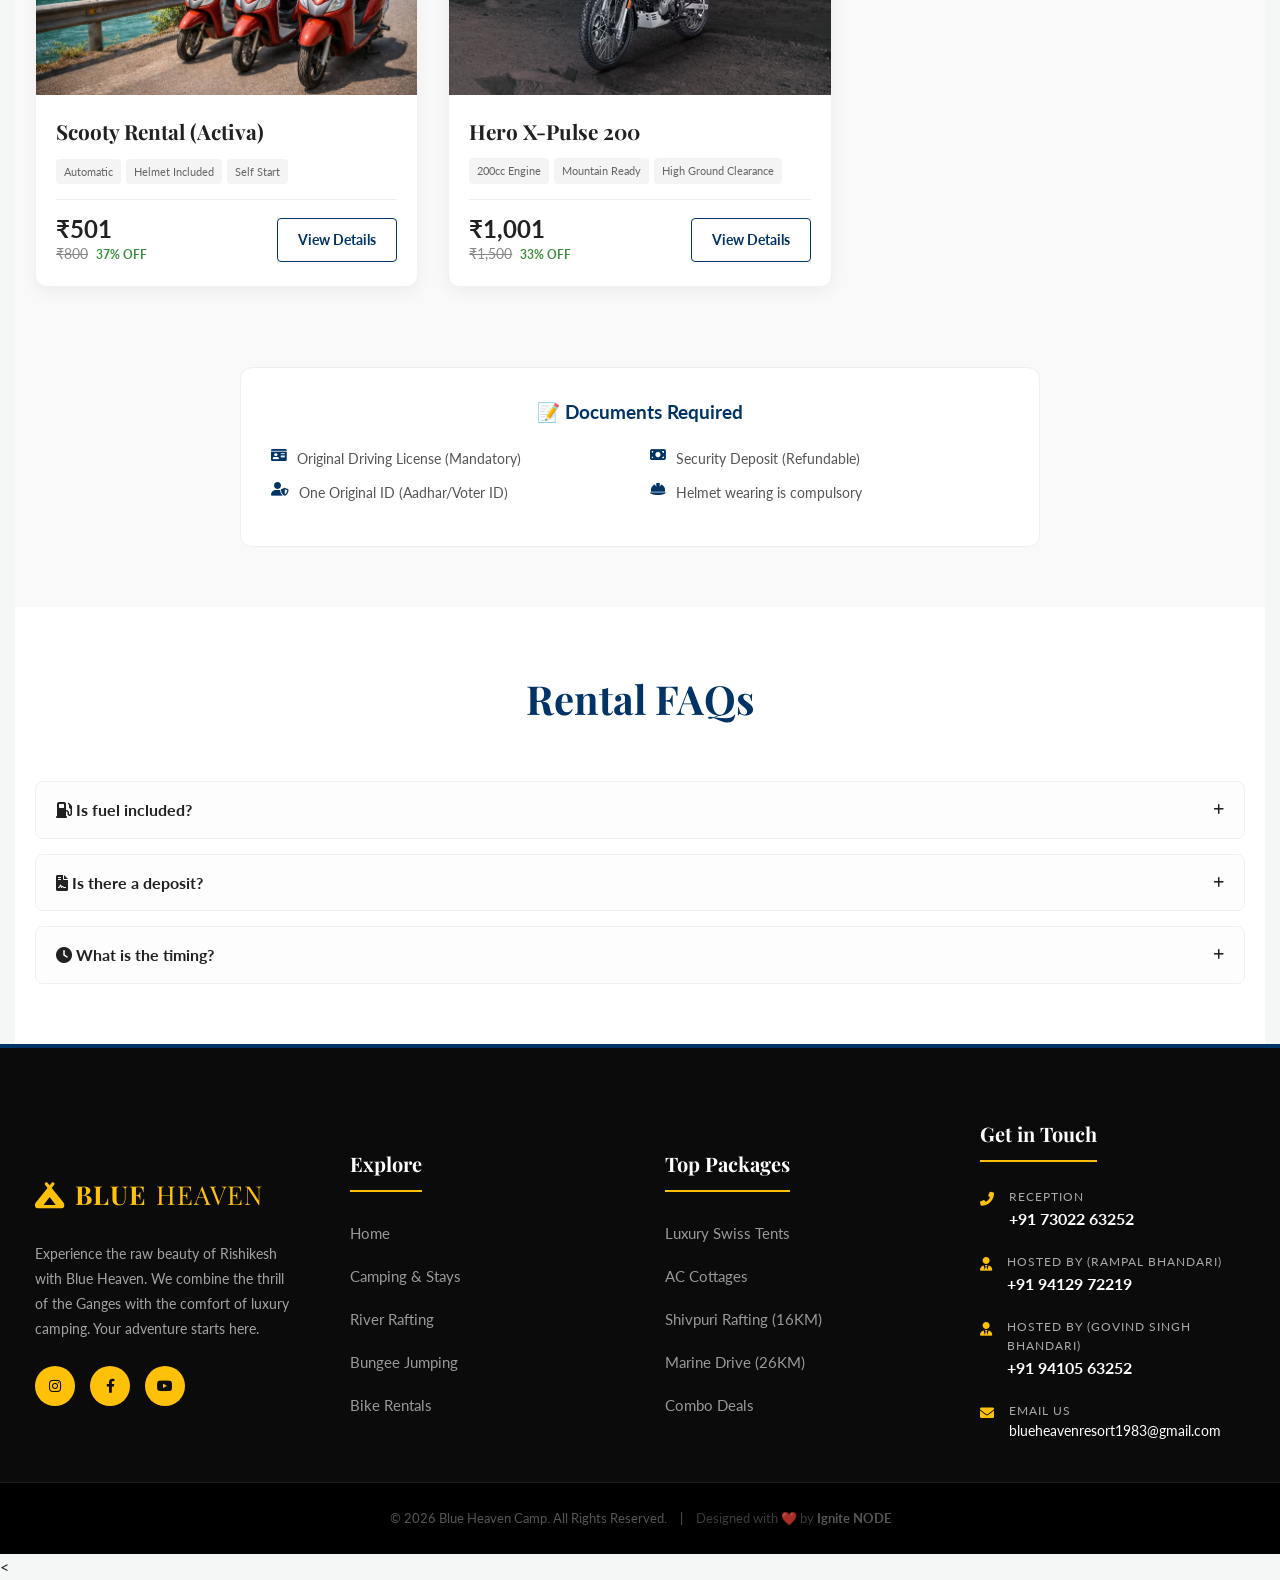
<file: rentals.html>
<!DOCTYPE html>
<html lang="en">
<head>
    <meta charset="UTF-8">
    <meta name="viewport" content="width=device-width, initial-scale=1.0">
    <title>Bike Rental in Rishikesh | Starting ₹500/Day</title>
    <meta name="description" content="Rent Bikes and Scooties in Rishikesh. Freedom to explore waterfalls, Beatles Ashram, and temples at your own pace. Best rates and well-maintained fleet.">
    <meta name="theme-color" content="#003366">

    <link rel="stylesheet" href="css/style.css">
    <link rel="stylesheet" href="https://cdnjs.cloudflare.com/ajax/libs/font-awesome/6.0.0/css/all.min.css">
    <link href="https://fonts.googleapis.com/css2?family=Lato:wght@400;700&family=Playfair+Display:wght@700&display=swap" rel="stylesheet">
    
    <style>
        /* --- 1. FIXED: BLUE HEADER SCROLL EFFECT --- */
        .luxury-header {
            transition: background-color 0.3s ease, padding 0.3s ease;
        }
        .luxury-header.scrolled {
            background-color: #003366 !important;
            box-shadow: 0 4px 15px rgba(0,0,0,0.2);
            padding-top: 10px;
            padding-bottom: 10px;
        }

        /* --- HERO FIX: FULL HEIGHT (100vh) --- */
        .hero-section {
            position: relative; 
            height: 100vh;
            overflow: hidden;
            display: flex; align-items: center; justify-content: center; text-align: center; color: white;
            background: #000;
        }
        #hero-bg-img {
            position: absolute; top: 0; left: 0; width: 100%; height: 100%; object-fit: cover; opacity: 0.6;
        }
        .hero-overlay {
            position: absolute; top: 0; left: 0; width: 100%; height: 100%; background: rgba(0,0,0,0.4);
        }
        .hero-content { position: relative; z-index: 2; max-width: 800px; padding: 20px; }
        .hero-title { font-family: 'Playfair Display', serif; font-size: 3.5rem; margin-bottom: 10px; text-shadow: 0 4px 10px rgba(0,0,0,0.5); }
        .hero-subtitle { color: #FFC107; letter-spacing: 3px; font-weight: bold; text-transform: uppercase; }

        /* --- RENTAL SPECIFIC STYLES --- */
        .list-box { background: white; padding: 30px; border-radius: 12px; border: 1px solid #eee; height: 100%; margin-top: 40px; }
        .check-list li { margin-bottom: 12px; display: flex; align-items: flex-start; gap: 10px; font-size: 14px; color: #555; }
        
        .faq-grid { display: grid; gap: 15px; }
        .faq-card { background: white; border: 1px solid #eee; border-radius: 8px; overflow: hidden; transition: 0.3s; }
        .faq-head { padding: 15px 20px; font-weight: bold; cursor: pointer; display: flex; justify-content: space-between; align-items: center; background: #fdfdfd; }
        .faq-body { padding: 0 20px 20px; color: #666; font-size: 14px; display: none; margin-top: 10px; }
        .faq-card:hover .faq-body { display: block; }
        .faq-card:hover { box-shadow: 0 5px 15px rgba(0,0,0,0.05); }
    </style>
</head>
<body>

    <div id="header-placeholder"></div>

    <div class="hero-section">
        <img src="assets/images/gallery/bike.jpg" id="hero-bg-img" alt="Bike Rental Rishikesh" onerror="this.src='assets/images/gallery/rafting-16km.jpg'">
        <div class="hero-overlay"></div>
        <div class="hero-content">
            <span class="hero-subtitle">Freedom to Ride</span>
            <h1 class="hero-title">Explore Rishikesh<br>on Two Wheels</h1>
            <p style="font-size: 1.2rem; margin-bottom: 30px; opacity: 0.9;">Visit Waterfalls, Temples & Cafes at Your Own Pace</p>
            <a href="#packages" style="background: #FFC107; color: #003366; padding: 15px 35px; border-radius: 50px; font-weight: bold; text-decoration: none;">Rent a Bike</a>
        </div>
    </div>

    <section class="container" style="background: white; padding: 60px 20px;">
        <div class="section-title">
            <h2>Freedom to Ride</h2>
            <p>No waiting for taxis. Go where you want.</p>
        </div>
        <p style="text-align:center; max-width:800px; margin:0 auto; color:#666; font-size:1.1rem; line-height:1.8;">
            Rishikesh is best explored at your own pace. Don't depend on expensive taxis or wait for autos. Rent a bike and discover the secret waterfalls, the Beatles Ashram, and the winding roads to Neelkanth Mahadev Temple.
        </p>
    </section>

    <section id="packages" class="container" style="background: #f9f9f9; padding: 60px 20px;">
        <div class="section-title">
            <h2>Our Fleet</h2>
            <p>Well-maintained bikes & scooties.</p>
        </div>
        
        <div id="room-grid" class="cards-container">
            
            <article class="deal-card">
                <a href="package.html?id=scooty" class="card-img" style="display:block">
                    <span class="card-badge">Easy</span>
                    <img src="assets/images/gallery/scooty.jpg" alt="Scooty Rental" onerror="this.src='assets/images/gallery/room1.jpeg'">
                </a>
                <div class="card-body">
                    <a href="package.html?id=scooty"><h3 class="card-title">Activa / Jupiter</h3></a>
                    <div class="feature-pills"><span>Automatic</span><span>45 Kmpl</span><span>City Ride</span></div>
                    <div class="card-footer">
                        <div class="price-block">
                            <div class="price">₹500 / Day</div>
                        </div>
                        <a href="package.html?id=scooty" class="btn-book-card">Rent Now</a>
                    </div>
                </div>
            </article>

            <article class="deal-card">
                <a href="package.html?id=bike-xpulse" class="card-img" style="display:block">
                    <span class="card-badge">Adventure</span>
                    <img src="assets/images/gallery/bike.jpg" alt="Hero X-Pulse" onerror="this.src='assets/images/gallery/room1.jpeg'">
                </a>
                <div class="card-body">
                    <a href="package.html?id=bike-xpulse"><h3 class="card-title">Hero X-Pulse 200</h3></a>
                    <div class="feature-pills"><span>200cc</span><span>Off-Road</span><span>Mountain King</span></div>
                    <div class="card-footer">
                        <div class="price-block">
                            <div class="price">₹1,200 / Day</div>
                        </div>
                        <a href="package.html?id=bike-xpulse" class="btn-book-card">Rent Now</a>
                    </div>
                </div>
            </article>

        </div>

        <div class="list-box" style="max-width: 800px; margin-left: auto; margin-right: auto;">
            <h3 style="text-align:center; margin-bottom:20px; color:#003366;">📝 Documents Required</h3>
            <div style="display: grid; grid-template-columns: repeat(auto-fit, minmax(250px, 1fr)); gap: 20px;">
                <ul class="check-list">
                    <li><i class="fas fa-id-card" style="color:#003366;"></i> Original Driving License (Mandatory)</li>
                    <li><i class="fas fa-user-shield" style="color:#003366;"></i> One Original ID (Aadhar/Voter ID)</li>
                </ul>
                <ul class="check-list">
                    <li><i class="fas fa-money-bill" style="color:#003366;"></i> Security Deposit (Refundable)</li>
                    <li><i class="fas fa-hard-hat" style="color:#003366;"></i> Helmet wearing is compulsory</li>
                </ul>
            </div>
        </div>
    </section>

    <section class="container" style="background: white; padding: 60px 20px;">
        <div class="section-title"><h2>Rental FAQs</h2></div>
        <div class="faq-grid">
            <div class="faq-card">
                <div class="faq-head"><span><i class="fas fa-gas-pump"></i> Is fuel included?</span> <i class="fas fa-plus" style="font-size:12px;"></i></div>
                <div class="faq-body">No, the vehicle is provided with enough fuel to reach the nearest petrol pump. You must fill it yourself based on your usage.</div>
            </div>
            <div class="faq-card">
                <div class="faq-head"><span><i class="fas fa-file-contract"></i> Is there a deposit?</span> <i class="fas fa-plus" style="font-size:12px;"></i></div>
                <div class="faq-body">Yes, a refundable security deposit (usually ₹1000-₹2000 per vehicle) is required. It is returned immediately when you hand back the bike safely.</div>
            </div>
            <div class="faq-card">
                <div class="faq-head"><span><i class="fas fa-clock"></i> What is the timing?</span> <i class="fas fa-plus" style="font-size:12px;"></i></div>
                <div class="faq-body">A "Day" rental usually counts from morning (9 AM) to evening (8 PM). 24-hour cycles can also be arranged upon request.</div>
            </div>
        </div>
    </section>

    <div id="footer-placeholder"></div>

    <<div class="mobile-sticky-bar">
    <a href="tel:+917302263252" class="sticky-btn btn-call"><i class="fas fa-phone-alt"></i> Call</a>
    <a href="https://wa.me/917302263252?text=Hi,%20I%20am%20interested%20in%20Blue%20Heaven%20Camp" target="_blank" class="sticky-btn btn-whatsapp"><i class="fab fa-whatsapp"></i> Chat</a>
</div>

    <div id="booking-modal">
        <div class="modal-content">
            <button class="close-modal" onclick="closeBookingModal()">&times;</button>
            <div class="modal-header"><h3 id="modal-pkg-name">Rent a Bike</h3><p id="modal-pkg-price">Best Rates</p></div>
            <div class="modal-body">
                <div class="form-group"><label>Name</label><input type="text" id="user-name"></div>
                <div class="form-group"><label>Date</label><input type="date" id="checkin-date"></div>
                <div class="form-group"><label>Bikes Needed</label><select id="guest-count"><option>1</option><option>2</option><option>3+</option></select></div>
                <button class="btn-whatsapp-confirm" onclick="sendWhatsApp()">Request Bike</button>
            </div>
        </div>
    </div>

    <script src="js/main.js"></script>
    <script src="js/rooms.js"></script>
    <script src="js/analytics.js"></script>
</body>
</html>
</file>
<file: css/style.css>
/* =========================================
   BLUE HEAVEN LUXURY - MASTER THEME vFINAL (FIXED)
   ========================================= */

/* --- 1. GLOBAL VARIABLES --- */
:root {
    /* BRAND COLORS */
    --primary: #003366;       /* Deep Royal Blue */
    --primary-dark: #002244;  
    --gold: #FFC107;          /* Luxury Gold Accent */
    --blue-glow: #00f2ff;     /* The "Energy" Glow */
    
    /* FUNCTIONAL COLORS */
    --success: #25D366;       /* WhatsApp Green */
    --text-dark: #212121;     
    --text-grey: #878787;     
    --bg-light: #f4f7f6;      
    --white: #ffffff;
    
    /* LAYOUT & EFFECTS */
    --header-height: 80px;
    --radius: 12px;           
    --shadow-sm: 0 5px 15px rgba(0,0,0,0.05);
    --shadow-hover: 0 15px 30px rgba(0,0,0,0.15);
    --font-main: 'Lato', sans-serif;
    --font-head: 'Playfair Display', serif;
}

/* --- 2. RESET & BASE --- */
*, *::before, *::after { 
    box-sizing: border-box; 
    margin: 0; 
    padding: 0; 
    -webkit-tap-highlight-color: transparent; 
}

html { 
    scroll-behavior: smooth; 
    font-size: 16px; 
}

body { 
    font-family: var(--font-main); 
    background-color: var(--bg-light); 
    color: var(--text-dark); 
    overflow-x: hidden; 
    line-height: 1.6;
    
    /* FIX 1: Removed Top Padding so video goes to the very top */
    padding-top: 0; 
    margin: 0;
}

/* Add spacing for internal pages that usually don't have a video */
body:not(:has(.hero-section)) {
    padding-top: 80px; 
}

img { max-width: 100%; height: auto; display: block; }
a { text-decoration: none; color: inherit; transition: 0.3s; }
ul { list-style: none; }

/* Custom Scrollbar */
::-webkit-scrollbar { width: 8px; }
::-webkit-scrollbar-track { background: #f1f1f1; }
::-webkit-scrollbar-thumb { background: #ccc; border-radius: 4px; }
::-webkit-scrollbar-thumb:hover { background: var(--primary); }


/* --- 3. LUXURY HEADER (TRANSPARENT FIX) --- */
.luxury-header {
    position: fixed; 
    top: 0; 
    left: 0; 
    width: 100%; 
    z-index: 1000;
    
    /* FIX 2: Transparent Background so video is visible underneath */
    background: linear-gradient(to bottom, rgba(0,0,0,0.6), transparent);
    
    box-shadow: none;
    border-bottom: 1px solid rgba(255,255,255,0.1);
    height: var(--header-height);
    display: flex; 
    align-items: center; 
    justify-content: center;
    padding: 0 20px;
    transition: all 0.4s ease;
}

/* JS adds this class on scroll to turn it Solid Blue */
.luxury-header.scrolled {
    background: #003366; 
    box-shadow: 0 4px 10px rgba(0,0,0,0.3);
    height: 70px;
}

.header-flex {
    width: 100%; 
    max-width: 1250px;
    display: flex; 
    justify-content: space-between; 
    align-items: center;
}

/* Logo */
.brand-logo { 
    font-family: var(--font-head); 
    font-size: 24px; 
    color: white; 
    text-transform: uppercase; 
    letter-spacing: 1px; 
    font-weight: 700;
    display: flex; 
    align-items: center; 
    gap: 10px;
}
.brand-logo i { color: var(--gold); }
.brand-logo span { color: var(--gold); }


/* --- 4. RESPONSIVE NAVIGATION --- */

/* Desktop Mode */
@media (min-width: 1025px) {
    .mobile-toggle { display: none; }
    
    .nav-links { 
        display: flex; 
        gap: 30px; 
        align-items: center; 
    }
    
    .nav-links a { 
        color: rgba(255,255,255,0.95); 
        font-size: 14px; 
        font-weight: 600; 
        text-transform: uppercase; 
        letter-spacing: 0.5px;
        position: relative;
        text-shadow: 0 2px 4px rgba(0,0,0,0.3); /* Make text readable over video */
    }
    
    /* Hover Underline */
    .nav-links a::after {
        content: ''; position: absolute; bottom: -5px; left: 0; width: 0; height: 2px;
        background: var(--gold); transition: 0.3s;
    }
    .nav-links a:hover { color: var(--gold); }
    .nav-links a:hover::after { width: 100%; }

    /* Dropdown */
    .dropdown { position: relative; }
    .dropdown-menu {
        position: absolute; top: 100%; left: 0;
        background: white; min-width: 200px;
        box-shadow: 0 5px 15px rgba(0,0,0,0.1);
        border-radius: 4px; padding: 10px 0;
        opacity: 0; visibility: hidden; transform: translateY(10px);
        transition: 0.3s;
    }
    .dropdown:hover .dropdown-menu { opacity: 1; visibility: visible; transform: translateY(0); }
    
    .dropdown-menu a {
        display: block; padding: 10px 20px;
        color: #333 !important; font-size: 14px; text-transform: none;
        border-bottom: 1px solid #eee;
        text-shadow: none;
    }
    .dropdown-menu a:hover { background: #f9f9f9; color: var(--primary) !important; }
}

/* Mobile/Tablet Mode */
@media (max-width: 1024px) {
    .nav-links {
        position: fixed;
        top: 0; right: -100%;
        width: 75%; height: 100vh;
        background: #003366; /* Solid Blue Drawer */
        flex-direction: column;
        justify-content: center; align-items: center;
        transition: 0.4s cubic-bezier(0.4, 0, 0.2, 1);
        box-shadow: -5px 0 15px rgba(0,0,0,0.5);
        z-index: 999;
    }
    
    .nav-links.active { right: 0; }
    
    .nav-links a { 
        font-size: 1.2rem; 
        margin: 15px 0; 
        color: white; 
        display: block; 
        width: 100%;
        text-align: center;
    }
    
    .dropdown-menu {
        position: static; 
        background: rgba(255,255,255,0.1); 
        width: 100%;
        display: none; 
        opacity: 1; visibility: visible; transform: none;
    }
    
    .mobile-toggle { 
        display: block; 
        color: white; 
        font-size: 1.8rem; 
        z-index: 1000; 
        cursor: pointer; 
    }
}


/* --- 5. HERO SECTION (FULL SCREEN FIX) --- */
.hero-section {
    position: relative;
    /* FIX 3: Force Full Screen Height */
    height: 100vh; 
    width: 100%;
    display: flex; align-items: center; justify-content: center;
    background: #000; overflow: hidden;
    
    /* FIX 4: Removed negative margin, starts at top naturally now */
    margin-top: 0;
}

#hero-video {
    position: absolute; top: 50%; left: 50%;
    /* Ensure video covers the entire screen */
    min-width: 100%; min-height: 100%;
    width: auto; height: auto;
    z-index: 0;
    transform: translate(-50%, -50%);
    object-fit: cover;
    opacity: 0.8; 
}

.hero-overlay { position: absolute; inset: 0; background: linear-gradient(to bottom, rgba(0,0,0,0.1), rgba(0,0,0,0.6)); z-index: 1; }

.hero-content { 
    position: relative; z-index: 2; 
    text-align: center; color: white; padding: 20px; 
    animation: fadeInUp 1s ease-out; 
}

.hero-title { 
    font-family: var(--font-head); 
    font-size: clamp(32px, 6vw, 65px); 
    margin-bottom: 20px; 
    line-height: 1.2;
    text-shadow: 0 4px 10px rgba(0,0,0,0.5);
}

.hero-subtitle {
    display: block; font-size: 14px; text-transform: uppercase; letter-spacing: 3px;
    color: var(--gold); margin-bottom: 10px; font-weight: bold;
}

.btn-primary {
    display: inline-block;
    padding: 12px 30px;
    border-radius: 5px;
    font-weight: bold;
    text-transform: uppercase;
    font-size: 14px;
    transition: 0.3s;
    box-shadow: 0 4px 10px rgba(0,0,0,0.2);
}
.btn-primary:hover { transform: translateY(-3px); box-shadow: 0 6px 15px rgba(0,0,0,0.3); }


/* --- 6. SECTIONS --- */
.container {
    max-width: 1250px;
    margin: 0 auto;
    padding: 60px 20px;
}

.section-title {
    text-align: center;
    margin-bottom: 50px;
}
.section-title h2 {
    font-family: var(--font-head);
    font-size: 2.5rem;
    color: var(--primary);
    margin-bottom: 10px;
}
.section-title p { color: #666; max-width: 600px; margin: 0 auto; }

/* Feature Grid */
.why-us-grid { 
    display: grid; 
    grid-template-columns: repeat(auto-fit, minmax(250px, 1fr)); 
    gap: 30px; 
    text-align: center; 
}
.feature-icon { font-size: 2.5rem; color: var(--gold); margin-bottom: 15px; }

/* Gallery Strip */
.gallery-strip { display: grid; grid-template-columns: repeat(4, 1fr); gap: 5px; margin-top: 50px; }
.gallery-strip img { 
    width: 100%; height: 200px; object-fit: cover; 
    transition: 0.3s; cursor: pointer; 
}
.gallery-strip img:hover { transform: scale(1.05); z-index: 2; box-shadow: 0 5px 15px rgba(0,0,0,0.3); }
@media(max-width: 768px) { .gallery-strip { grid-template-columns: repeat(2, 1fr); } }


/* --- 7. CARDS (FLIPKART STYLE) --- */
.cards-container {
    display: grid; 
    grid-template-columns: repeat(auto-fill, minmax(300px, 1fr));
    gap: 30px; 
    padding-bottom: 40px;
}

.deal-card {
    background: var(--white); 
    border-radius: var(--radius);
    box-shadow: var(--shadow-sm); 
    transition: all 0.4s ease;
    overflow: hidden; 
    display: flex; flex-direction: column;
    border: 1px solid rgba(0,0,0,0.05); 
    position: relative;
}
.deal-card:hover { 
    transform: translateY(-8px); 
    box-shadow: 0 15px 30px rgba(0,0,0,0.1); 
    border-color: var(--blue-glow);
}

.card-img { height: 220px; position: relative; overflow: hidden; }
.card-img img { width: 100%; height: 100%; object-fit: cover; transition: 0.5s; }
.deal-card:hover .card-img img { transform: scale(1.1); }

.card-badge { 
    position: absolute; top: 15px; left: 15px; 
    background: var(--primary); color: white; 
    padding: 5px 10px; border-radius: 4px; 
    font-size: 11px; font-weight: bold; 
    z-index: 2;
}

.card-body { padding: 20px; display: flex; flex-direction: column; flex-grow: 1; }
.card-title { font-family: var(--font-head); font-size: 1.3rem; color: var(--text-dark); margin-bottom: 10px; }

.feature-pills { display: flex; gap: 5px; flex-wrap: wrap; margin-bottom: 15px; }
.feature-pills span { 
    font-size: 11px; background: #f4f4f4; 
    padding: 4px 8px; border-radius: 4px; color: #666; 
}

/* PRICING ROW */
.card-footer {
    margin-top: auto; 
    display: flex; justify-content: space-between; align-items: center;
    border-top: 1px solid #eee; padding-top: 15px;
}

.price-block { display: flex; flex-direction: column; }
.price-block .price { 
    font-size: 1.5rem; font-weight: 700; color: #212121; line-height: 1.2; 
}

.price-row-bottom { display: flex; gap: 8px; align-items: center; font-size: 0.9rem; }
.price-block .mrp { text-decoration: line-through; color: #878787; font-size: 0.85rem; }
.price-block .discount { color: #388e3c; font-weight: 700; font-size: 12px; }

.btn-book-card {
    padding: 10px 20px; 
    border: 1px solid var(--primary);
    color: var(--primary); font-weight: bold; 
    border-radius: 4px; font-size: 14px; 
    background: transparent; cursor: pointer; 
    transition: 0.3s;
}
.deal-card:hover .btn-book-card { background: var(--primary); color: white; }


/* --- 8. FOOTER (LUXURY STYLE) --- */
.luxury-footer {
    background: #0b0b0b; 
    color: #ccc; 
    padding: 70px 0 0; 
    border-top: 4px solid var(--primary);
    font-size: 14px;
}

.footer-col h4 {
    color: white; 
    font-family: var(--font-head); 
    font-size: 1.2rem;
    margin-bottom: 20px;
    border-bottom: 2px solid var(--gold);
    display: inline-block;
    padding-bottom: 8px;
}

.footer-col ul li { margin-bottom: 10px; }
.footer-col a:hover { color: var(--gold); padding-left: 5px; }

.social-icons a {
    display: flex; align-items: center; justify-content: center;
    width: 40px; height: 40px; border-radius: 50%;
    background: var(--gold); color: black;
    transition: 0.3s;
}
.social-icons a:hover { transform: translateY(-3px); background: white; }


/* --- 9. MOBILE STICKY BAR (FIXED) --- */
.mobile-sticky-bar {
    display: none; /* Hidden on desktop */
    position: fixed; 
    bottom: 0; 
    left: 0; 
    width: 100%;
    background: white; 
    box-shadow: 0 -4px 15px rgba(0,0,0,0.15); 
    z-index: 9999; 
    padding: 10px; 
    gap: 10px;
    height: 60px;
    box-sizing: border-box;
}

.sticky-btn {
    flex: 1; padding: 0; 
    border-radius: 6px; 
    font-weight: 700; 
    text-align: center; 
    font-size: 14px;
    text-transform: uppercase; 
    display: flex; align-items: center; justify-content: center; 
    gap: 8px;
    height: 40px; 
    text-decoration: none;
}
.btn-call { background: #212121; color: white !important; }
.btn-whatsapp { background: #25D366; color: white !important; }

/* Responsive adjustments for Sticky Bar */
@media (max-width: 768px) {
    body { padding-bottom: 60px; } /* Space for bar */
    .mobile-sticky-bar { display: flex; }
    .luxury-footer { padding-bottom: 20px; }
}


/* --- 10. BOOKING MODAL --- */
#booking-modal { 
    display: none; 
    position: fixed; top: 0; left: 0; width: 100%; height: 100%; 
    background: rgba(0,0,0,0.8); z-index: 2000; 
    justify-content: center; align-items: center; 
    backdrop-filter: blur(5px);
}
.modal-content { 
    background: white; padding: 30px; border-radius: 12px; 
    width: 90%; max-width: 400px; 
    position: relative; text-align: center; 
    box-shadow: 0 20px 50px rgba(0,0,0,0.3);
    animation: slideUp 0.3s ease-out;
}
.close-modal { 
    position: absolute; top: 15px; right: 15px; 
    background: none; border: none; font-size: 24px; cursor: pointer; color: #999; 
}
.form-group { margin-bottom: 15px; text-align: left; }
.form-group label { font-size: 12px; font-weight: bold; display: block; margin-bottom: 5px; }
.form-group input, .form-group select { 
    width: 100%; padding: 12px; border: 1px solid #ddd; border-radius: 6px; 
}

/* --- 11. ANIMATIONS --- */
@keyframes fadeInUp { from { opacity: 0; transform: translateY(20px); } to { opacity: 1; transform: translateY(0); } }
@keyframes slideUp { from { transform: translateY(50px); opacity: 0; } to { transform: translateY(0); opacity: 1; } }

.fade-in { animation: fadeInUp 0.8s ease-out forwards; }

/* 12. Mobile Dropdown Fix */
@media (max-width: 768px) {
    .dropdown-menu {
        position: static !important; /* Stack it normally */
        background: transparent !important; /* No weird boxes */
        box-shadow: none !important;
        padding-left: 20px; /* Indent the links */
        display: none; /* Hidden by default */
    }
    .dropdown-menu a {
        color: white !important; /* Make text visible on dark mobile menu */
        padding: 10px 0;
        border-bottom: 1px solid rgba(255,255,255,0.1);
    }
}
</file>
